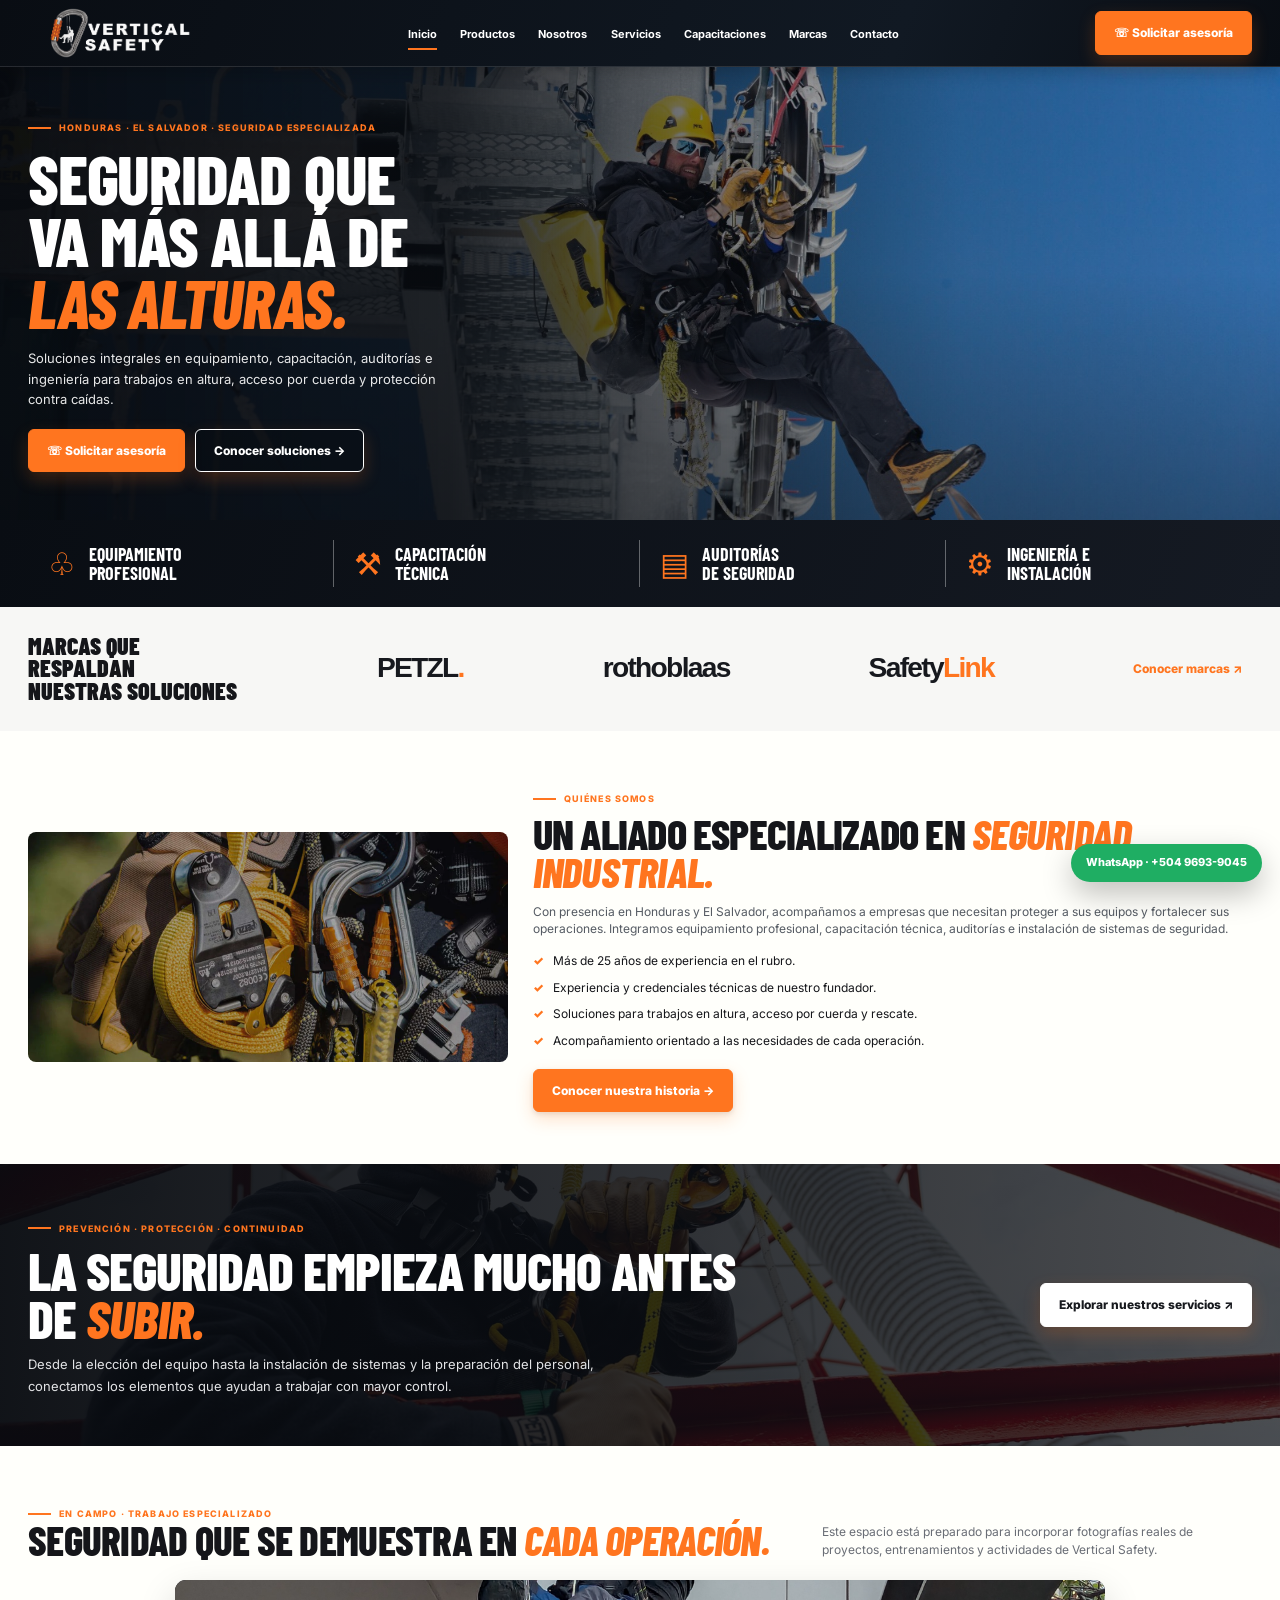
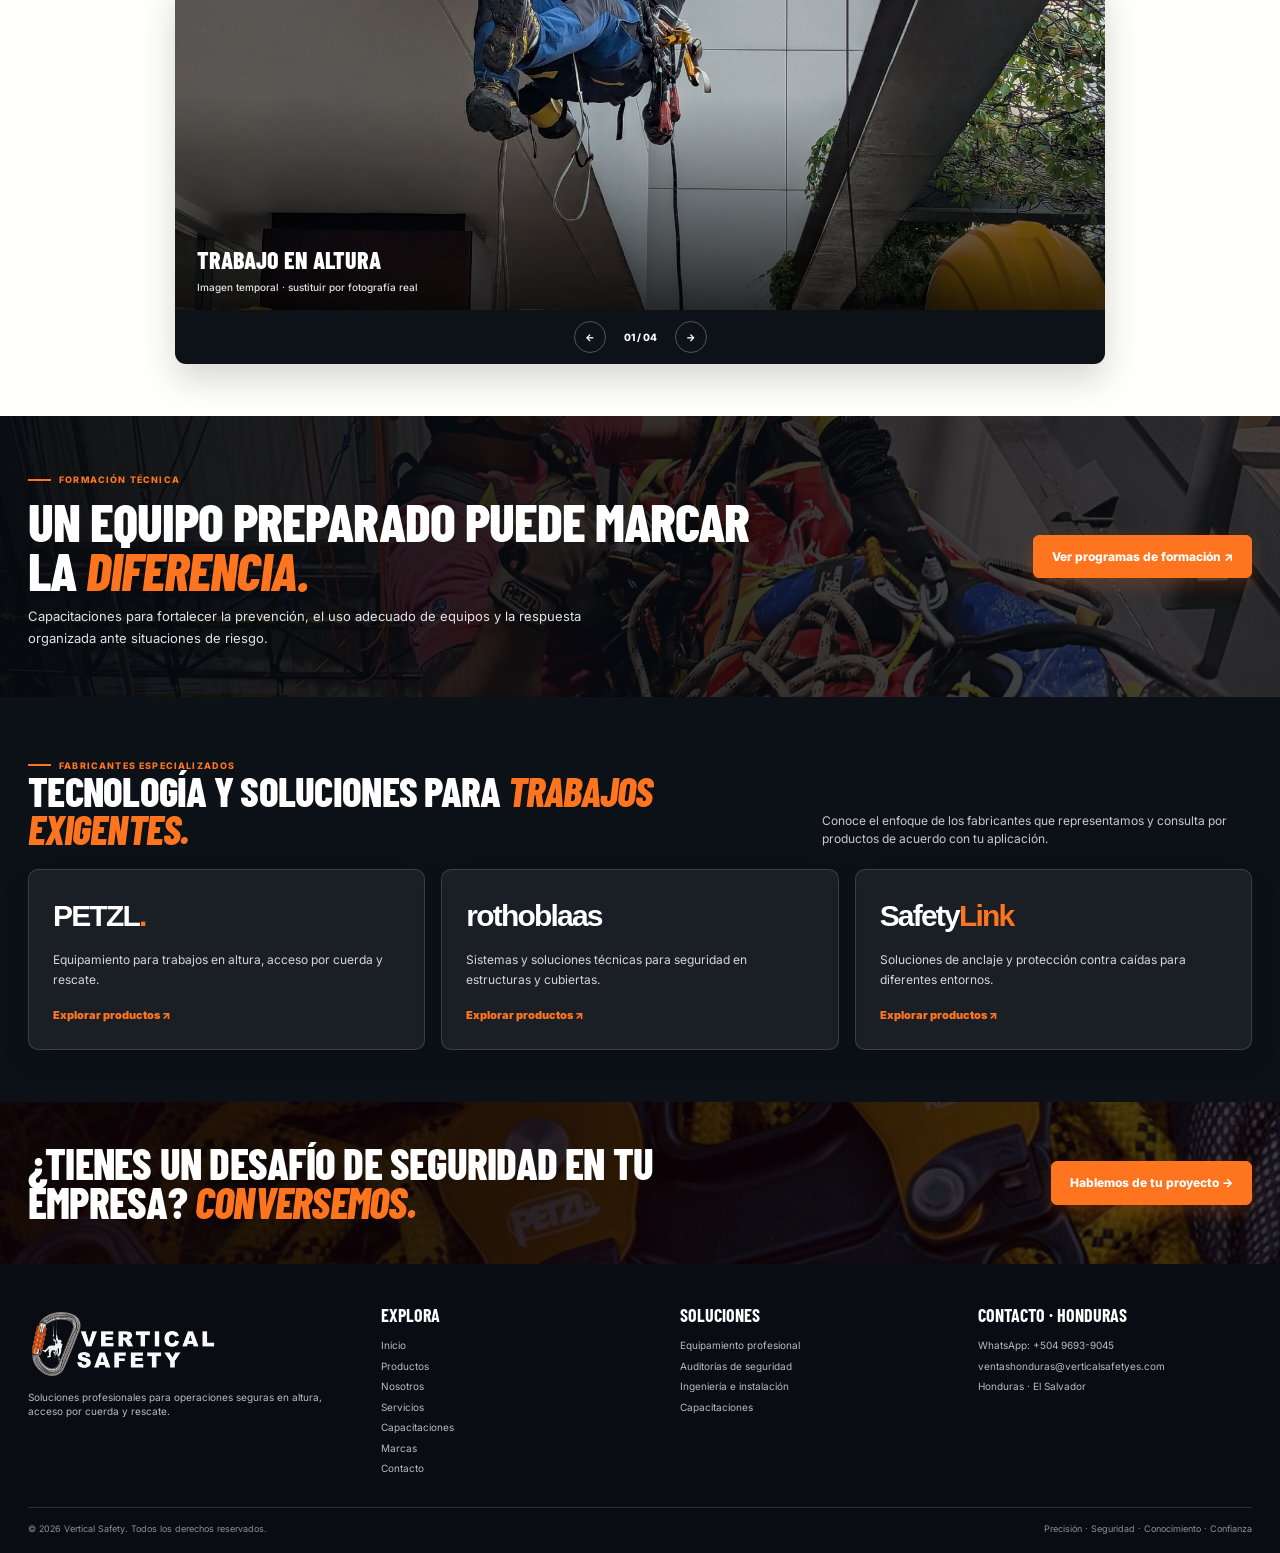
<file: index.html>
<!doctype html>
<html lang="es">
  <head>
    <meta charset="utf-8" />
    <meta name="viewport" content="width=device-width,initial-scale=1" />
    <title>Vertical Safety | Seguridad industrial, altura y rescate</title>
    <meta
      name="description"
      content="Soluciones de seguridad industrial en Honduras y El Salvador: equipamiento profesional, capacitación, auditorías, ingeniería y protección contra caídas."
    />
    <meta name="theme-color" content="#0D0106" />
    <link rel="stylesheet" href="styles.css" />
    <script defer src="site.js"></script>
    <script defer src="app.js"></script>
  </head>
  <body data-vshn-page="inicio">
    <div data-vshn-header></div>
    <main>
      <section class="vshn-hero">
        <div class="vshn-container">
          <div class="vshn-hero__content">
            <span class="vshn-eyebrow"
              >Honduras · El Salvador · Seguridad especializada</span
            >
            <h1 class="vshn-display">
              Seguridad que<br />va más allá de<br /><em>las alturas.</em>
            </h1>
            <p class="vshn-lead">
              Soluciones integrales en equipamiento, capacitación, auditorías e
              ingeniería para trabajos en altura, acceso por cuerda y protección
              contra caídas.
            </p>
            <div class="vshn-actions">
              <a
                class="vshn-cta"
                href="https://wa.me/50496939045?text=Hola%2C%20deseo%20solicitar%20asesor%C3%ADa%20t%C3%A9cnica%20con%20Vertical%20Safety."
                target="_blank"
                rel="noopener"
                >☏ Solicitar asesoría</a
              ><a class="vshn-cta vshn-cta--outline" href="servicios.html"
                >Conocer soluciones →</a
              >
            </div>
          </div>
        </div>
      </section>
      <section class="vshn-feature-band">
        <div class="vshn-container vshn-feature-grid">
          <a class="vshn-feature" href="servicios.html#equipamiento"
            ><span class="vshn-feature__icon">♧</span>
            <h3>Equipamiento<br />profesional</h3></a
          ><a class="vshn-feature" href="capacitaciones.html"
            ><span class="vshn-feature__icon">⚒</span>
            <h3>Capacitación<br />técnica</h3></a
          ><a class="vshn-feature" href="servicios.html#auditorias"
            ><span class="vshn-feature__icon">▤</span>
            <h3>Auditorías<br />de seguridad</h3></a
          ><a class="vshn-feature" href="servicios.html#ingenieria"
            ><span class="vshn-feature__icon">⚙</span>
            <h3>Ingeniería e<br />instalación</h3></a
          >
        </div>
      </section>
      <section class="vshn-brands">
        <div class="vshn-container vshn-brands__inner">
          <div class="vshn-brands__title">
            Marcas que respaldan<br />nuestras soluciones
          </div>
          <div class="vshn-brand-word">PETZL<span>.</span></div>
          <div class="vshn-brand-word">rothoblaas</div>
          <div class="vshn-brand-word">Safety<span>Link</span></div>
          <a class="vshn-text-link" href="marcas.html">Conocer marcas ↗</a>
        </div>
      </section>
      <section class="vshn-section vshn-section--light">
        <div class="vshn-container vshn-proof">
          <div class="vshn-proof__image"></div>
          <div class="vshn-proof__copy">
            <span class="vshn-eyebrow">Quiénes somos</span>
            <h2 class="vshn-display">
              Un aliado especializado en <em>seguridad industrial.</em>
            </h2>
            <p>
              Con presencia en Honduras y El Salvador, acompañamos a empresas
              que necesitan proteger a sus equipos y fortalecer sus operaciones.
              Integramos equipamiento profesional, capacitación técnica,
              auditorías e instalación de sistemas de seguridad.
            </p>
            <ul class="vshn-checklist">
              <li>Más de 25 años de experiencia en el rubro.</li>
              <li>Experiencia y credenciales técnicas de nuestro fundador.</li>
              <li>
                Soluciones para trabajos en altura, acceso por cuerda y rescate.
              </li>
              <li>
                Acompañamiento orientado a las necesidades de cada operación.
              </li>
            </ul>
            <div class="vshn-actions">
              <a class="vshn-cta" href="nosotros.html"
                >Conocer nuestra historia →</a
              >
            </div>
          </div>
        </div>
      </section>
      <section class="vshn-wide-promo vshn-wide-promo--services">
        <div class="vshn-container vshn-wide-promo__inner">
          <div>
            <span class="vshn-eyebrow"
              >Prevención · Protección · Continuidad</span
            >
            <h2 class="vshn-display">
              La seguridad empieza mucho antes de <em>subir.</em>
            </h2>
            <p>
              Desde la elección del equipo hasta la instalación de sistemas y la
              preparación del personal, conectamos los elementos que ayudan a
              trabajar con mayor control.
            </p>
          </div>
          <a class="vshn-cta vshn-cta--light" href="servicios.html"
            >Explorar nuestros servicios ↗</a
          >
        </div>
      </section>
      <section class="vshn-section vshn-section--light">
        <div class="vshn-container">
          <div class="vshn-section-head">
            <div>
              <span class="vshn-eyebrow">En campo · Trabajo especializado</span>
              <h2 class="vshn-display">
                Seguridad que se demuestra en <em>cada operación.</em>
              </h2>
            </div>
            <p>
              Este espacio está preparado para incorporar fotografías reales de
              proyectos, entrenamientos y actividades de Vertical Safety.
            </p>
          </div>
          <div
            class="vshn-photo-carousel"
            data-vshn-carousel
            aria-label="Galería de fotografías de Vertical Safety"
          >
            <div class="vshn-photo-carousel__track" data-vshn-carousel-track>
              <figure class="vshn-photo-slide">
                <img
                  src="assets/training-height.jpg"
                  alt="Imagen temporal de entrenamiento en altura"
                />
                <figcaption>
                  Trabajo en altura
                  <small>Imagen temporal · sustituir por fotografía real</small>
                </figcaption>
              </figure>
              <figure class="vshn-photo-slide">
                <img
                  src="assets/service-equipment.jpg"
                  alt="Imagen temporal de equipamiento de protección"
                />
                <figcaption>
                  Equipamiento profesional
                  <small>Imagen temporal · sustituir por fotografía real</small>
                </figcaption>
              </figure>
              <figure class="vshn-photo-slide">
                <img
                  src="assets/training-rescue.jpg"
                  alt="Imagen temporal de práctica de rescate"
                />
                <figcaption>
                  Preparación y rescate
                  <small>Imagen temporal · sustituir por fotografía real</small>
                </figcaption>
              </figure>
              <figure class="vshn-photo-slide">
                <img
                  src="assets/service-engineering.jpg"
                  alt="Imagen temporal de sistemas de protección"
                />
                <figcaption>
                  Ingeniería y sistemas
                  <small>Imagen temporal · sustituir por fotografía real</small>
                </figcaption>
              </figure>
            </div>
            <div class="vshn-carousel-controls">
              <button
                type="button"
                data-vshn-carousel-prev
                aria-label="Fotografías anteriores"
              >
                ←</button
              ><span data-vshn-carousel-status>01 / 04</span
              ><button
                type="button"
                data-vshn-carousel-next
                aria-label="Fotografías siguientes"
              >
                →
              </button>
            </div>
          </div>
        </div>
      </section>
      <section class="vshn-wide-promo vshn-wide-promo--training">
        <div class="vshn-container vshn-wide-promo__inner">
          <div>
            <span class="vshn-eyebrow">Formación técnica</span>
            <h2 class="vshn-display">
              Un equipo preparado puede marcar la <em>diferencia.</em>
            </h2>
            <p>
              Capacitaciones para fortalecer la prevención, el uso adecuado de
              equipos y la respuesta organizada ante situaciones de riesgo.
            </p>
          </div>
          <a class="vshn-cta" href="capacitaciones.html"
            >Ver programas de formación ↗</a
          >
        </div>
      </section>
      <section class="vshn-section vshn-section--dark">
        <div class="vshn-container">
          <div class="vshn-section-head vshn-section-head--dark">
            <div>
              <span class="vshn-eyebrow">Fabricantes especializados</span>
              <h2 class="vshn-display">
                Tecnología y soluciones para <em>trabajos exigentes.</em>
              </h2>
            </div>
            <p>
              Conoce el enfoque de los fabricantes que representamos y consulta
              por productos de acuerdo con tu aplicación.
            </p>
          </div>
          <div class="vshn-grid vshn-grid--3">
            <article class="vshn-brand-teaser">
              <div class="vshn-brand-word">PETZL<span>.</span></div>
              <p>
                Equipamiento para trabajos en altura, acceso por cuerda y
                rescate.
              </p>
              <a href="marcas.html#petzl">Explorar productos ↗</a>
            </article>
            <article class="vshn-brand-teaser">
              <div class="vshn-brand-word">rothoblaas</div>
              <p>
                Sistemas y soluciones técnicas para seguridad en estructuras y
                cubiertas.
              </p>
              <a href="marcas.html#rothoblaas">Explorar productos ↗</a>
            </article>
            <article class="vshn-brand-teaser">
              <div class="vshn-brand-word">Safety<span>Link</span></div>
              <p>
                Soluciones de anclaje y protección contra caídas para diferentes
                entornos.
              </p>
              <a href="marcas.html#safetylink">Explorar productos ↗</a>
            </article>
          </div>
        </div>
      </section>
      <section class="vshn-cta-band">
        <div class="vshn-container vshn-cta-band__inner">
          <h2 class="vshn-display">
            ¿Tienes un desafío de seguridad en tu empresa? <em>Conversemos.</em>
          </h2>
          <a class="vshn-cta" href="contacto.html">Hablemos de tu proyecto →</a>
        </div>
      </section>
    </main>
    <div data-vshn-footer></div>
    <a
      class="vshn-wa-float"
      href="https://wa.me/50496939045?text=Hola%2C%20deseo%20asesor%C3%ADa%20de%20Vertical%20Safety."
      target="_blank"
      rel="noopener"
      >WhatsApp · +504 9693-9045</a
    >
  </body>
</html>
</file>
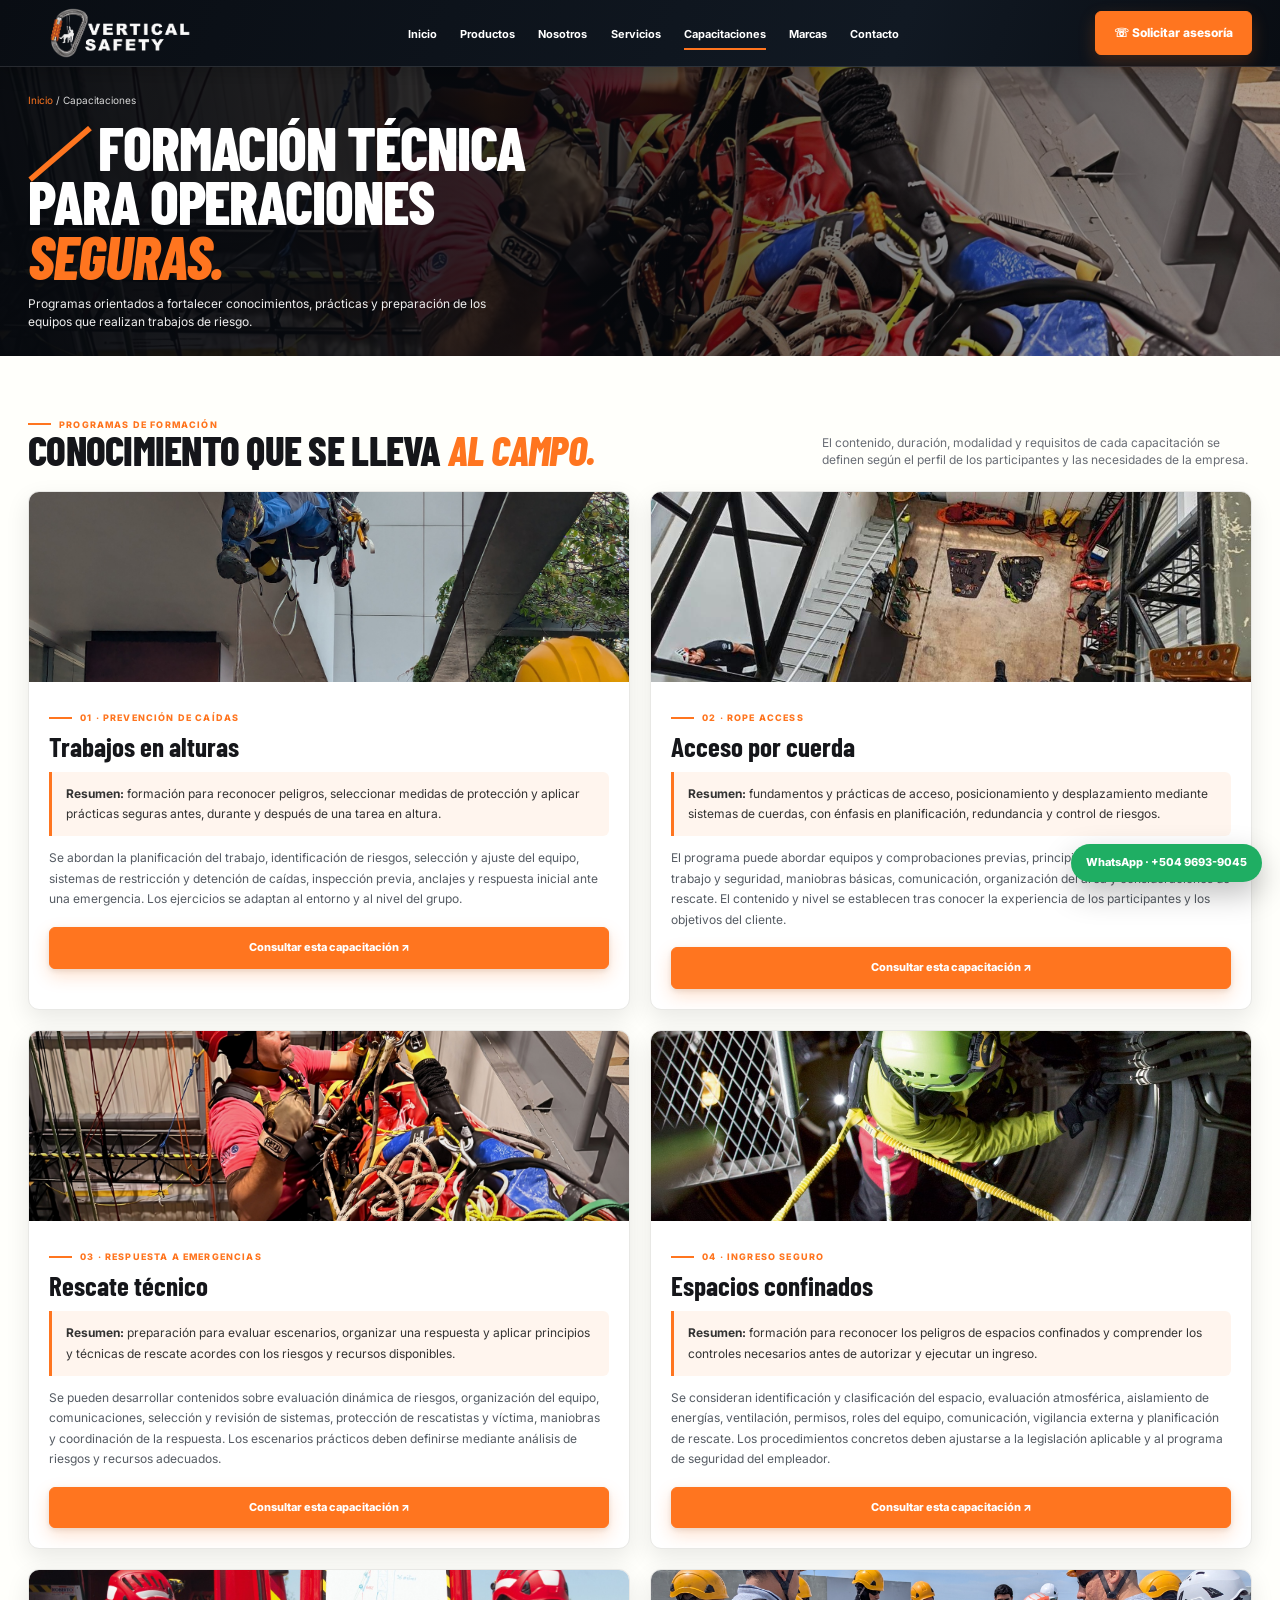
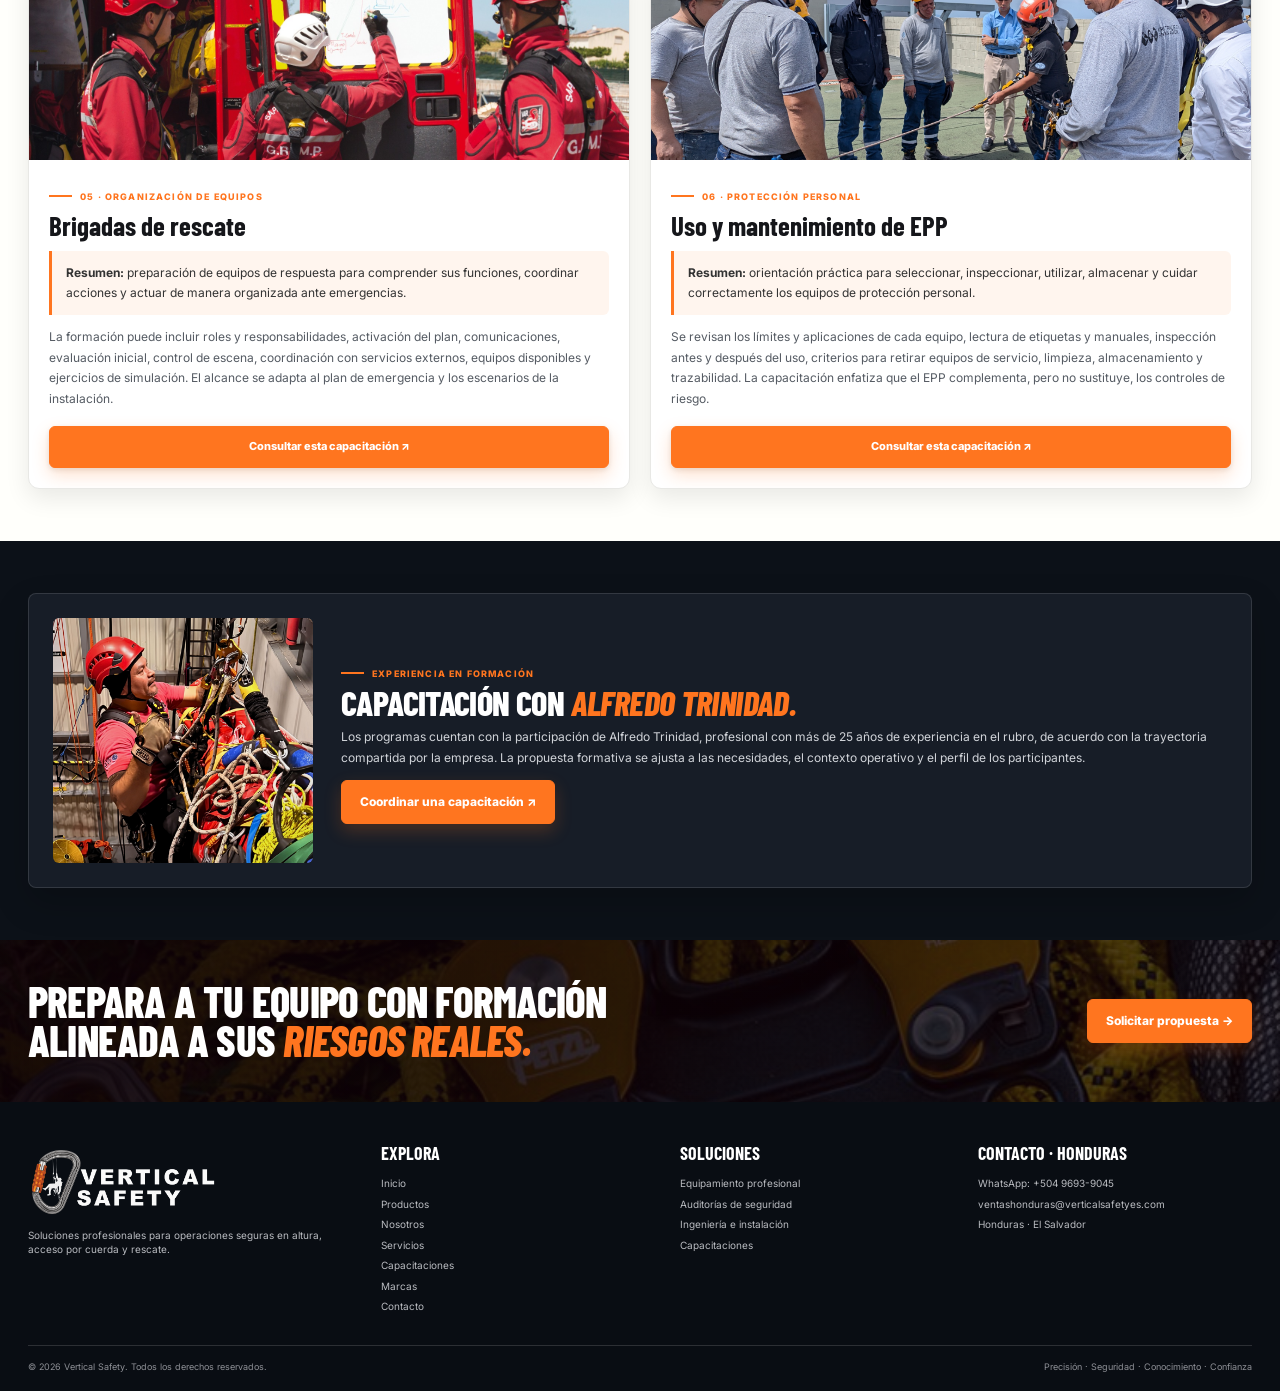
<file: capacitaciones.html>
<!doctype html><html lang="es"><head><meta charset="utf-8"><meta name="viewport" content="width=device-width,initial-scale=1"><title>Capacitaciones técnicas | Vertical Safety</title><meta name="description" content="Capacitación en trabajos en altura, acceso por cuerda, rescate técnico, espacios confinados, brigadas y uso de EPP en Honduras y El Salvador."><meta name="theme-color" content="#0D0106"><link rel="stylesheet" href="styles.css"><script defer src="site.js"></script><script defer src="app.js"></script></head><body data-vshn-page="capacitaciones"><div data-vshn-header></div><main>
<section class="vshn-page-hero" style="background-image:url('assets/hero-training.jpg')"><div class="vshn-container"><div class="vshn-breadcrumb"><a href="index.html">Inicio</a> / Capacitaciones</div><h1 class="vshn-display"><em>／</em> Formación técnica<br>para operaciones<br><em>seguras.</em></h1><p>Programas orientados a fortalecer conocimientos, prácticas y preparación de los equipos que realizan trabajos de riesgo.</p></div></section>
<section class="vshn-section vshn-section--light"><div class="vshn-container"><div class="vshn-section-head"><div><span class="vshn-eyebrow">Programas de formación</span><h2 class="vshn-display">Conocimiento que se lleva <em>al campo.</em></h2></div><p>El contenido, duración, modalidad y requisitos de cada capacitación se definen según el perfil de los participantes y las necesidades de la empresa.</p></div><div class="vshn-training-detail-grid">
<article class="vshn-training-detail" id="trabajo-alturas"><div class="vshn-training-detail__media" style="background-image:url('assets/training-height.jpg')"></div><div class="vshn-training-detail__body"><span class="vshn-eyebrow">01 · Prevención de caídas</span><h3>Trabajos en alturas</h3><p class="vshn-summary"><strong>Resumen:</strong> formación para reconocer peligros, seleccionar medidas de protección y aplicar prácticas seguras antes, durante y después de una tarea en altura.</p><p>Se abordan la planificación del trabajo, identificación de riesgos, selección y ajuste del equipo, sistemas de restricción y detención de caídas, inspección previa, anclajes y respuesta inicial ante una emergencia. Los ejercicios se adaptan al entorno y al nivel del grupo.</p><a class="vshn-cta vshn-cta--whatsapp" href="https://wa.me/50496939045?text=Hola%2C%20deseo%20informaci%C3%B3n%20sobre%20la%20capacitaci%C3%B3n%20de%20Trabajos%20en%20Alturas.%20Quisiera%20conocer%20temario%2C%20modalidad%20y%20disponibilidad." target="_blank" rel="noopener">Consultar esta capacitación ↗</a></div></article>
<article class="vshn-training-detail" id="acceso-cuerda"><div class="vshn-training-detail__media" style="background-image:url('assets/training-rope.jpg')"></div><div class="vshn-training-detail__body"><span class="vshn-eyebrow">02 · Rope access</span><h3>Acceso por cuerda</h3><p class="vshn-summary"><strong>Resumen:</strong> fundamentos y prácticas de acceso, posicionamiento y desplazamiento mediante sistemas de cuerdas, con énfasis en planificación, redundancia y control de riesgos.</p><p>El programa puede abordar equipos y comprobaciones previas, principios de anclaje, sistemas de trabajo y seguridad, maniobras básicas, comunicación, organización del área y consideraciones de rescate. El contenido y nivel se establecen tras conocer la experiencia de los participantes y los objetivos del cliente.</p><a class="vshn-cta vshn-cta--whatsapp" href="https://wa.me/50496939045?text=Hola%2C%20quiero%20consultar%20por%20la%20capacitaci%C3%B3n%20de%20Acceso%20por%20Cuerda%20%28Rope%20Access%29.%20Me%20interesa%20conocer%20nivel%2C%20temario%20y%20requisitos." target="_blank" rel="noopener">Consultar esta capacitación ↗</a></div></article>
<article class="vshn-training-detail" id="rescate-tecnico"><div class="vshn-training-detail__media" style="background-image:url('assets/training-rescue.jpg')"></div><div class="vshn-training-detail__body"><span class="vshn-eyebrow">03 · Respuesta a emergencias</span><h3>Rescate técnico</h3><p class="vshn-summary"><strong>Resumen:</strong> preparación para evaluar escenarios, organizar una respuesta y aplicar principios y técnicas de rescate acordes con los riesgos y recursos disponibles.</p><p>Se pueden desarrollar contenidos sobre evaluación dinámica de riesgos, organización del equipo, comunicaciones, selección y revisión de sistemas, protección de rescatistas y víctima, maniobras y coordinación de la respuesta. Los escenarios prácticos deben definirse mediante análisis de riesgos y recursos adecuados.</p><a class="vshn-cta vshn-cta--whatsapp" href="https://wa.me/50496939045?text=Hola%2C%20deseo%20informaci%C3%B3n%20sobre%20la%20capacitaci%C3%B3n%20de%20Rescate%20T%C3%A9cnico.%20Quisiera%20conocer%20alcance%2C%20pr%C3%A1cticas%20y%20requisitos." target="_blank" rel="noopener">Consultar esta capacitación ↗</a></div></article>
<article class="vshn-training-detail" id="espacios-confinados"><div class="vshn-training-detail__media" style="background-image:url('assets/training-confined.jpg')"></div><div class="vshn-training-detail__body"><span class="vshn-eyebrow">04 · Ingreso seguro</span><h3>Espacios confinados</h3><p class="vshn-summary"><strong>Resumen:</strong> formación para reconocer los peligros de espacios confinados y comprender los controles necesarios antes de autorizar y ejecutar un ingreso.</p><p>Se consideran identificación y clasificación del espacio, evaluación atmosférica, aislamiento de energías, ventilación, permisos, roles del equipo, comunicación, vigilancia externa y planificación de rescate. Los procedimientos concretos deben ajustarse a la legislación aplicable y al programa de seguridad del empleador.</p><a class="vshn-cta vshn-cta--whatsapp" href="https://wa.me/50496939045?text=Hola%2C%20me%20interesa%20la%20capacitaci%C3%B3n%20de%20Espacios%20Confinados.%20%C2%BFPodr%C3%ADan%20compartirme%20el%20temario%20y%20los%20requisitos%3F" target="_blank" rel="noopener">Consultar esta capacitación ↗</a></div></article>
<article class="vshn-training-detail" id="brigadas-rescate"><div class="vshn-training-detail__media" style="background-image:url('assets/training-brigade.jpg')"></div><div class="vshn-training-detail__body"><span class="vshn-eyebrow">05 · Organización de equipos</span><h3>Brigadas de rescate</h3><p class="vshn-summary"><strong>Resumen:</strong> preparación de equipos de respuesta para comprender sus funciones, coordinar acciones y actuar de manera organizada ante emergencias.</p><p>La formación puede incluir roles y responsabilidades, activación del plan, comunicaciones, evaluación inicial, control de escena, coordinación con servicios externos, equipos disponibles y ejercicios de simulación. El alcance se adapta al plan de emergencia y los escenarios de la instalación.</p><a class="vshn-cta vshn-cta--whatsapp" href="https://wa.me/50496939045?text=Hola%2C%20quiero%20informaci%C3%B3n%20sobre%20la%20capacitaci%C3%B3n%20para%20Brigadas%20de%20Rescate.%20Necesito%20conocer%20temario%2C%20modalidad%20y%20disponibilidad." target="_blank" rel="noopener">Consultar esta capacitación ↗</a></div></article>
<article class="vshn-training-detail" id="epp"><div class="vshn-training-detail__media" style="background-image:url('assets/training-ppe.jpg')"></div><div class="vshn-training-detail__body"><span class="vshn-eyebrow">06 · Protección personal</span><h3>Uso y mantenimiento de EPP</h3><p class="vshn-summary"><strong>Resumen:</strong> orientación práctica para seleccionar, inspeccionar, utilizar, almacenar y cuidar correctamente los equipos de protección personal.</p><p>Se revisan los límites y aplicaciones de cada equipo, lectura de etiquetas y manuales, inspección antes y después del uso, criterios para retirar equipos de servicio, limpieza, almacenamiento y trazabilidad. La capacitación enfatiza que el EPP complementa, pero no sustituye, los controles de riesgo.</p><a class="vshn-cta vshn-cta--whatsapp" href="https://wa.me/50496939045?text=Hola%2C%20deseo%20cotizar%20la%20capacitaci%C3%B3n%20de%20Uso%20y%20Mantenimiento%20de%20EPP.%20%C2%BFMe%20pueden%20compartir%20temario%20y%20opciones%3F" target="_blank" rel="noopener">Consultar esta capacitación ↗</a></div></article>
</div></div></section>
<section class="vshn-section vshn-section--dark"><div class="vshn-container vshn-instructor vshn-instructor--dark"><div class="vshn-instructor__photo"></div><div><span class="vshn-eyebrow">Experiencia en formación</span><h2 class="vshn-display">Capacitación con <em>Alfredo Trinidad.</em></h2><p>Los programas cuentan con la participación de Alfredo Trinidad, profesional con más de 25 años de experiencia en el rubro, de acuerdo con la trayectoria compartida por la empresa. La propuesta formativa se ajusta a las necesidades, el contexto operativo y el perfil de los participantes.</p><a class="vshn-cta" href="https://wa.me/50496939045?text=Hola%2C%20quiero%20coordinar%20una%20capacitaci%C3%B3n%20para%20mi%20equipo." target="_blank" rel="noopener">Coordinar una capacitación ↗</a></div></div></section>
<section class="vshn-cta-band"><div class="vshn-container vshn-cta-band__inner"><h2 class="vshn-display">Prepara a tu equipo con formación alineada a sus <em>riesgos reales.</em></h2><a class="vshn-cta" href="contacto.html">Solicitar propuesta →</a></div></section></main><div data-vshn-footer></div><a class="vshn-wa-float" href="https://wa.me/50496939045" target="_blank" rel="noopener">WhatsApp · +504 9693-9045</a></body></html>
</file>
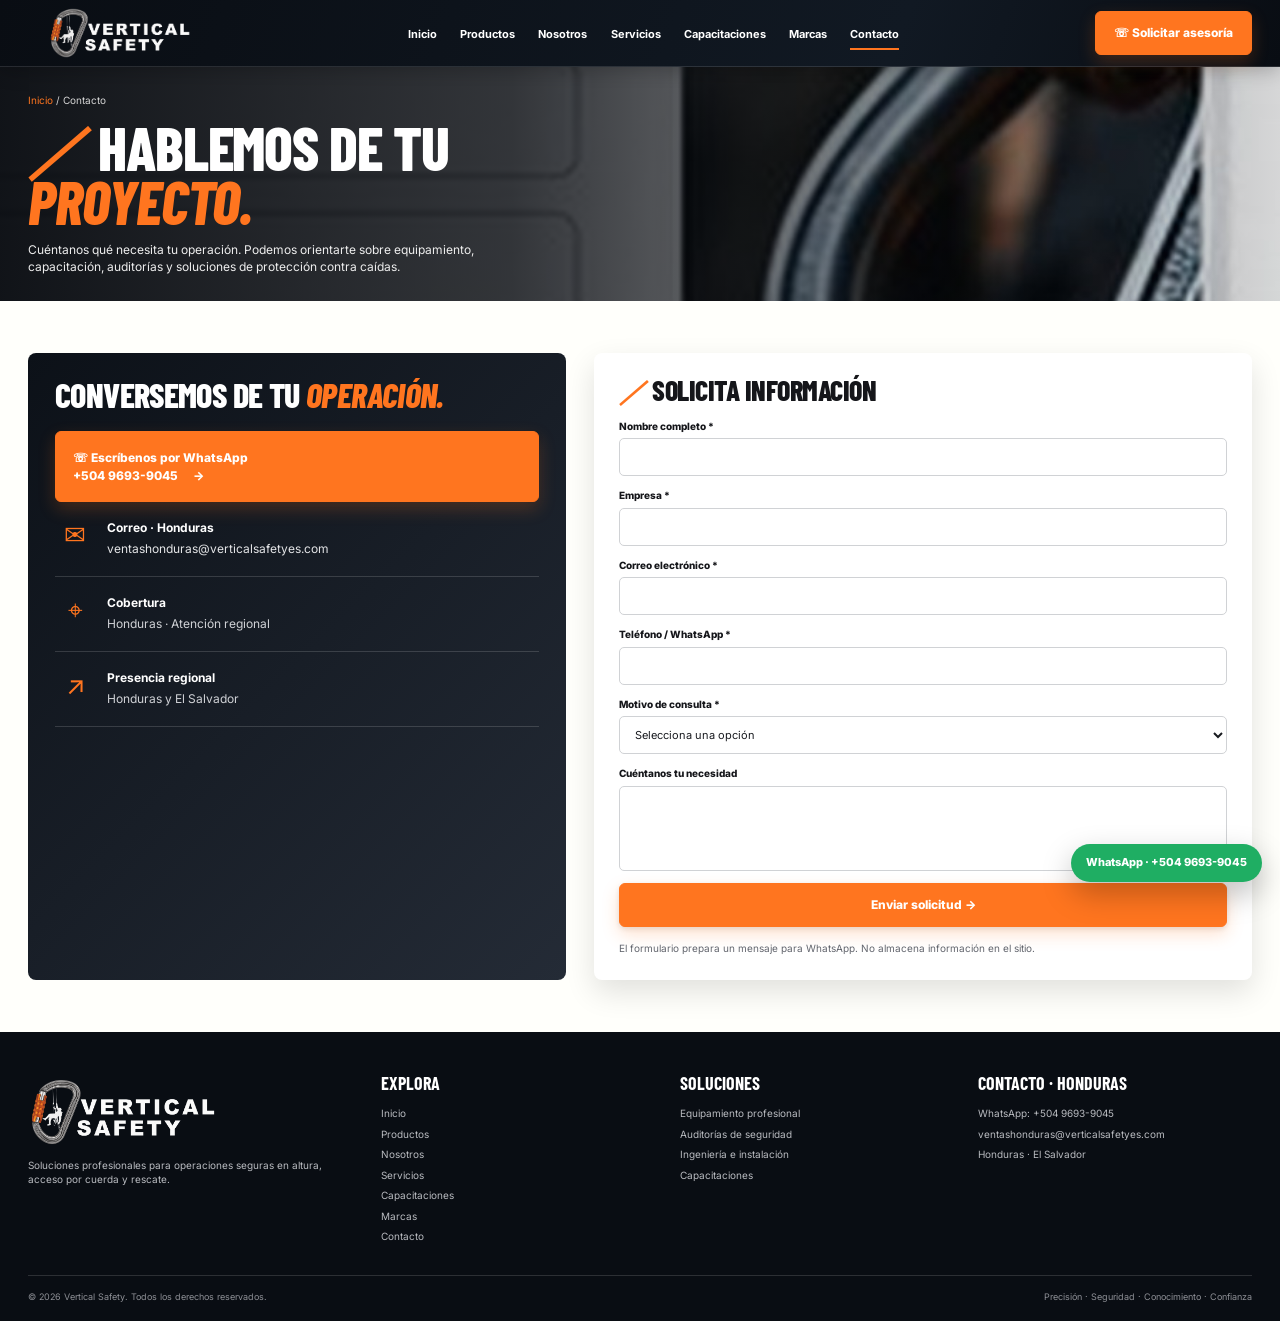
<file: contacto.html>
<!doctype html><html lang="es"><head><meta charset="utf-8"><meta name="viewport" content="width=device-width,initial-scale=1"><title>Contacto | Vertical Safety Honduras</title><meta name="description" content="Contacta a Vertical Safety Honduras para solicitar asesoría, cotizar equipos, auditorías, ingeniería o capacitaciones."><meta name="theme-color" content="#0D0106"><link rel="stylesheet" href="styles.css"><script defer src="site.js"></script><script defer src="app.js"></script></head><body data-vshn-page="contacto"><div data-vshn-header></div><main>
<section class="vshn-page-hero" style="background-image:url('assets/hero-contact.jpg')"><div class="vshn-container"><div class="vshn-breadcrumb"><a href="index.html">Inicio</a> / Contacto</div><h1 class="vshn-display"><em>／</em> Hablemos de tu<br><em>proyecto.</em></h1><p>Cuéntanos qué necesita tu operación. Podemos orientarte sobre equipamiento, capacitación, auditorías y soluciones de protección contra caídas.</p></div></section>
<section class="vshn-section vshn-section--light"><div class="vshn-container vshn-contact-grid"><aside class="vshn-contact-panel"><h2 class="vshn-display" style="font-size:34px;margin:0 0 20px">Conversemos de tu <em>operación.</em></h2><a class="vshn-cta" style="width:100%;justify-content:flex-start;padding:17px" href="https://wa.me/50496939045?text=Hola%2C%20deseo%20asesor%C3%ADa%20de%20Vertical%20Safety%20Honduras." target="_blank" rel="noopener">☏ Escríbenos por WhatsApp<br>+504 9693-9045　 →</a><div class="vshn-contact-item"><div class="vshn-icon">✉</div><div><strong>Correo · Honduras</strong><a href="mailto:ventashonduras@verticalsafetyes.com">ventashonduras@verticalsafetyes.com</a></div></div><div class="vshn-contact-item"><div class="vshn-icon">⌖</div><div><strong>Cobertura</strong><span>Honduras · Atención regional</span></div></div><div class="vshn-contact-item"><div class="vshn-icon">↗</div><div><strong>Presencia regional</strong><span>Honduras y El Salvador</span></div></div></aside>
<form class="vshn-form" data-vshn-contact-form><h2 class="vshn-display" style="font-size:28px;margin-bottom:15px"><em>／</em> Solicita información</h2><div class="vshn-form-grid"><div class="vshn-field vshn-field--full"><label for="vshn-contact-name">Nombre completo *</label><input id="vshn-contact-name" name="vshn-name" autocomplete="name" required></div><div class="vshn-field vshn-field--full"><label for="vshn-contact-company">Empresa *</label><input id="vshn-contact-company" name="vshn-company" autocomplete="organization" required></div><div class="vshn-field vshn-field--full"><label for="vshn-contact-email">Correo electrónico *</label><input id="vshn-contact-email" name="vshn-email" type="email" autocomplete="email" required></div><div class="vshn-field vshn-field--full"><label for="vshn-contact-phone">Teléfono / WhatsApp *</label><input id="vshn-contact-phone" name="vshn-phone" type="tel" autocomplete="tel" required></div><div class="vshn-field vshn-field--full"><label for="vshn-contact-interest">Motivo de consulta *</label><select id="vshn-contact-interest" name="vshn-interest" required><option value="">Selecciona una opción</option><option>Equipamiento profesional</option><option>Capacitaciones</option><option>Auditoría de equipos o instalaciones</option><option>Ingeniería e instalación</option><option>Productos PETZL</option><option>Soluciones Rothoblaas</option><option>Sistemas SafetyLink</option><option>Otro</option></select></div><div class="vshn-field vshn-field--full"><label for="vshn-contact-message">Cuéntanos tu necesidad</label><textarea id="vshn-contact-message" name="vshn-message" rows="4"></textarea></div><div class="vshn-field vshn-field--full"><button class="vshn-cta" style="width:100%" type="submit">Enviar solicitud →</button><p class="vshn-form-status" data-vshn-form-status>El formulario prepara un mensaje para WhatsApp. No almacena información en el sitio.</p></div></div></form></div></section></main><div data-vshn-footer></div><a class="vshn-wa-float" href="https://wa.me/50496939045" target="_blank" rel="noopener">WhatsApp · +504 9693-9045</a></body></html>
</file>
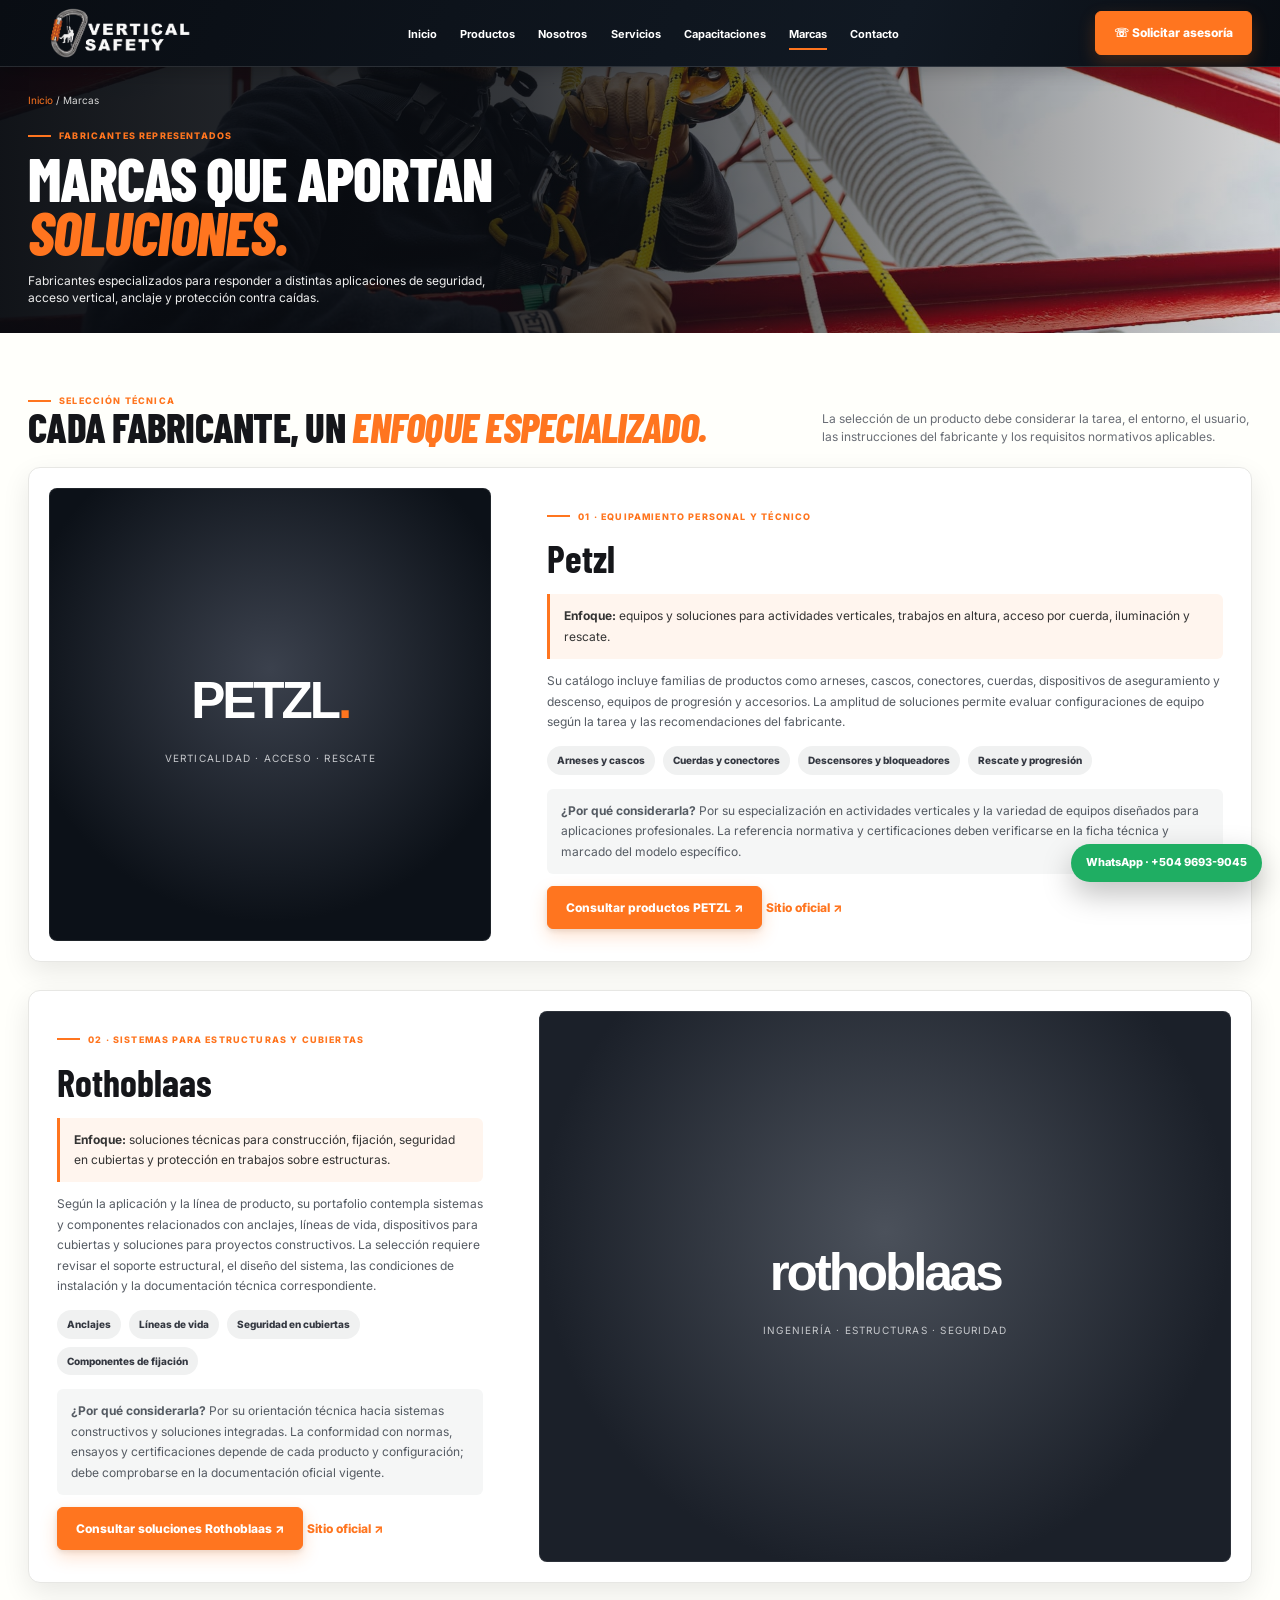
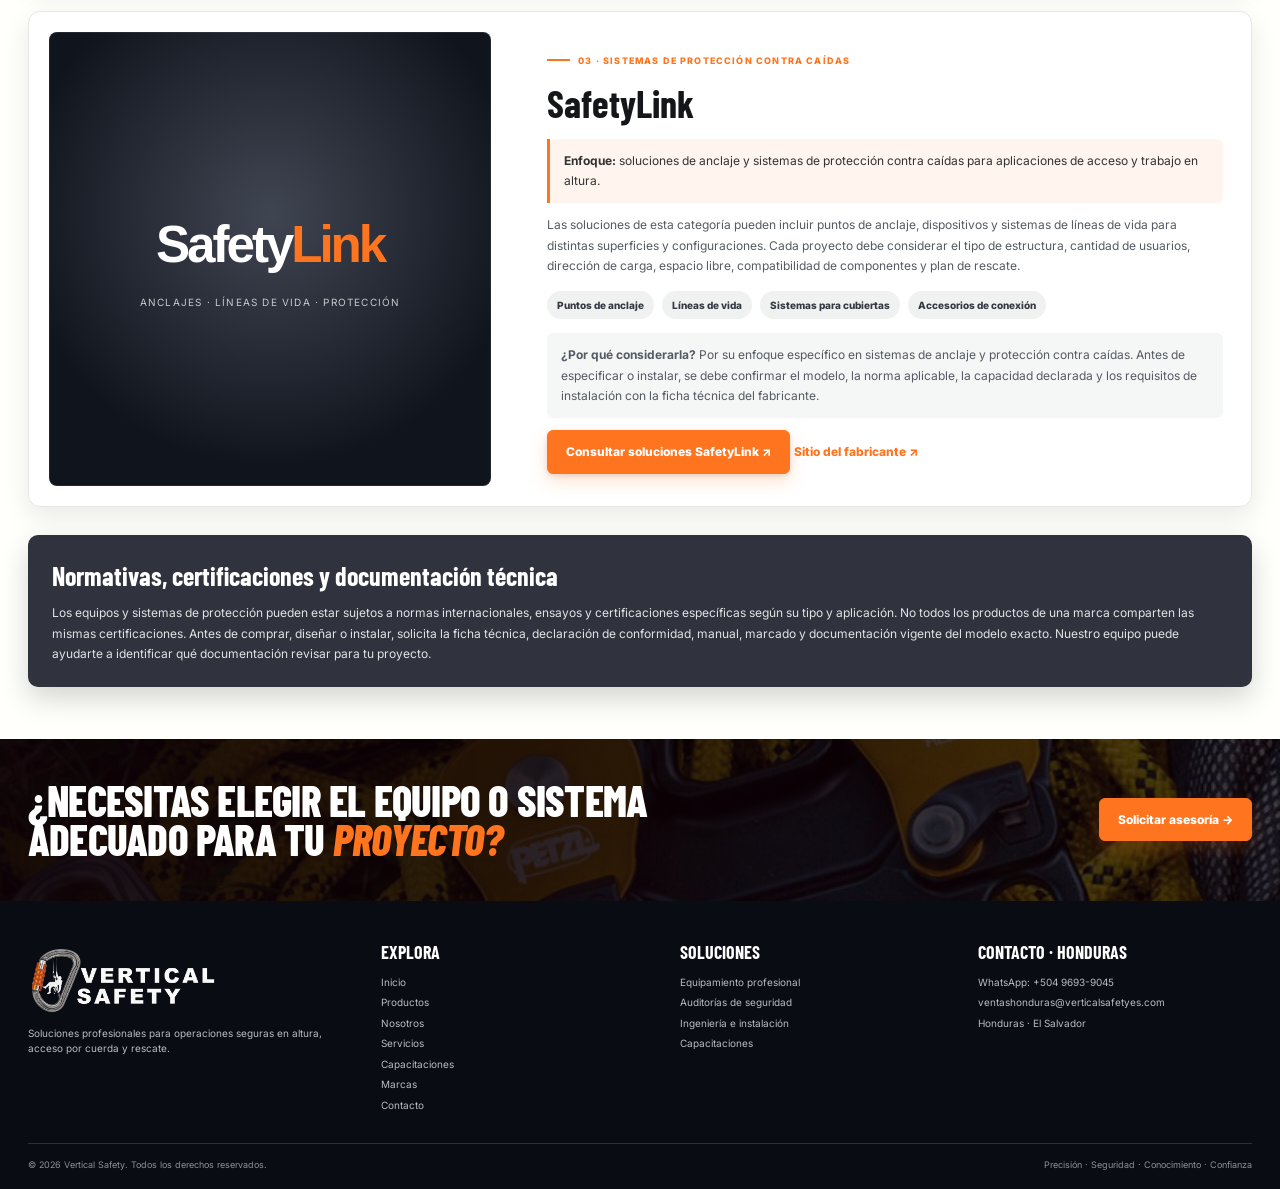
<file: marcas.html>
<!doctype html><html lang="es"><head><meta charset="utf-8"><meta name="viewport" content="width=device-width,initial-scale=1"><title>Marcas y fabricantes | Vertical Safety</title><meta name="description" content="Conoce PETZL, Rothoblaas y SafetyLink: fabricantes de equipamiento y soluciones para trabajos en altura y protección contra caídas."><meta name="theme-color" content="#0D0106"><link rel="stylesheet" href="styles.css"><script defer src="site.js"></script><script defer src="app.js"></script></head><body data-vshn-page="marcas"><div data-vshn-header></div><main>
<section class="vshn-page-hero" style="background-image:url('assets/hero-services.jpg')"><div class="vshn-container"><div class="vshn-breadcrumb"><a href="index.html">Inicio</a> / Marcas</div><span class="vshn-eyebrow">Fabricantes representados</span><h1 class="vshn-display">Marcas que aportan <em>soluciones.</em></h1><p>Fabricantes especializados para responder a distintas aplicaciones de seguridad, acceso vertical, anclaje y protección contra caídas.</p></div></section>
<section class="vshn-section vshn-section--light"><div class="vshn-container"><div class="vshn-section-head"><div><span class="vshn-eyebrow">Selección técnica</span><h2 class="vshn-display">Cada fabricante, un <em>enfoque especializado.</em></h2></div><p>La selección de un producto debe considerar la tarea, el entorno, el usuario, las instrucciones del fabricante y los requisitos normativos aplicables.</p></div>
<article class="vshn-brand-section" id="petzl"><div class="vshn-brand-section__visual vshn-brand-section__visual--petzl"><span class="vshn-brand-word">PETZL<span>.</span></span><small>Verticalidad · Acceso · Rescate</small></div><div class="vshn-brand-section__content"><span class="vshn-eyebrow">01 · Equipamiento personal y técnico</span><h2>Petzl</h2><p class="vshn-summary"><strong>Enfoque:</strong> equipos y soluciones para actividades verticales, trabajos en altura, acceso por cuerda, iluminación y rescate.</p><p>Su catálogo incluye familias de productos como arneses, cascos, conectores, cuerdas, dispositivos de aseguramiento y descenso, equipos de progresión y accesorios. La amplitud de soluciones permite evaluar configuraciones de equipo según la tarea y las recomendaciones del fabricante.</p><div class="vshn-product-tags"><span>Arneses y cascos</span><span>Cuerdas y conectores</span><span>Descensores y bloqueadores</span><span>Rescate y progresión</span></div><p class="vshn-brand-reason"><strong>¿Por qué considerarla?</strong> Por su especialización en actividades verticales y la variedad de equipos diseñados para aplicaciones profesionales. La referencia normativa y certificaciones deben verificarse en la ficha técnica y marcado del modelo específico.</p><a class="vshn-cta" href="https://wa.me/50496939045?text=Hola%2C%20quiero%20consultar%20por%20productos%20PETZL%20para%20mi%20operaci%C3%B3n." target="_blank" rel="noopener">Consultar productos PETZL ↗</a> <a class="vshn-text-link" href="https://www.petzl.com/" target="_blank" rel="noopener">Sitio oficial ↗</a></div></article>
<article class="vshn-brand-section vshn-brand-section--reverse" id="rothoblaas"><div class="vshn-brand-section__visual vshn-brand-section__visual--rotho"><span class="vshn-brand-word">rothoblaas</span><small>Ingeniería · Estructuras · Seguridad</small></div><div class="vshn-brand-section__content"><span class="vshn-eyebrow">02 · Sistemas para estructuras y cubiertas</span><h2>Rothoblaas</h2><p class="vshn-summary"><strong>Enfoque:</strong> soluciones técnicas para construcción, fijación, seguridad en cubiertas y protección en trabajos sobre estructuras.</p><p>Según la aplicación y la línea de producto, su portafolio contempla sistemas y componentes relacionados con anclajes, líneas de vida, dispositivos para cubiertas y soluciones para proyectos constructivos. La selección requiere revisar el soporte estructural, el diseño del sistema, las condiciones de instalación y la documentación técnica correspondiente.</p><div class="vshn-product-tags"><span>Anclajes</span><span>Líneas de vida</span><span>Seguridad en cubiertas</span><span>Componentes de fijación</span></div><p class="vshn-brand-reason"><strong>¿Por qué considerarla?</strong> Por su orientación técnica hacia sistemas constructivos y soluciones integradas. La conformidad con normas, ensayos y certificaciones depende de cada producto y configuración; debe comprobarse en la documentación oficial vigente.</p><a class="vshn-cta" href="https://wa.me/50496939045?text=Hola%2C%20quiero%20consultar%20por%20soluciones%20Rothoblaas%20para%20un%20proyecto." target="_blank" rel="noopener">Consultar soluciones Rothoblaas ↗</a> <a class="vshn-text-link" href="https://www.rothoblaas.com/" target="_blank" rel="noopener">Sitio oficial ↗</a></div></article>
<article class="vshn-brand-section" id="safetylink"><div class="vshn-brand-section__visual vshn-brand-section__visual--safety"><span class="vshn-brand-word">Safety<span>Link</span></span><small>Anclajes · Líneas de vida · Protección</small></div><div class="vshn-brand-section__content"><span class="vshn-eyebrow">03 · Sistemas de protección contra caídas</span><h2>SafetyLink</h2><p class="vshn-summary"><strong>Enfoque:</strong> soluciones de anclaje y sistemas de protección contra caídas para aplicaciones de acceso y trabajo en altura.</p><p>Las soluciones de esta categoría pueden incluir puntos de anclaje, dispositivos y sistemas de líneas de vida para distintas superficies y configuraciones. Cada proyecto debe considerar el tipo de estructura, cantidad de usuarios, dirección de carga, espacio libre, compatibilidad de componentes y plan de rescate.</p><div class="vshn-product-tags"><span>Puntos de anclaje</span><span>Líneas de vida</span><span>Sistemas para cubiertas</span><span>Accesorios de conexión</span></div><p class="vshn-brand-reason"><strong>¿Por qué considerarla?</strong> Por su enfoque específico en sistemas de anclaje y protección contra caídas. Antes de especificar o instalar, se debe confirmar el modelo, la norma aplicable, la capacidad declarada y los requisitos de instalación con la ficha técnica del fabricante.</p><a class="vshn-cta" href="https://wa.me/50496939045?text=Hola%2C%20quiero%20consultar%20por%20sistemas%20SafetyLink%20de%20protecci%C3%B3n%20contra%20ca%C3%ADdas." target="_blank" rel="noopener">Consultar soluciones SafetyLink ↗</a> <a class="vshn-text-link" href="https://www.safetylink.com/" target="_blank" rel="noopener">Sitio del fabricante ↗</a></div></article>
<div class="vshn-standards-note"><h3>Normativas, certificaciones y documentación técnica</h3><p>Los equipos y sistemas de protección pueden estar sujetos a normas internacionales, ensayos y certificaciones específicas según su tipo y aplicación. No todos los productos de una marca comparten las mismas certificaciones. Antes de comprar, diseñar o instalar, solicita la ficha técnica, declaración de conformidad, manual, marcado y documentación vigente del modelo exacto. Nuestro equipo puede ayudarte a identificar qué documentación revisar para tu proyecto.</p></div>
</div></section><section class="vshn-cta-band"><div class="vshn-container vshn-cta-band__inner"><h2 class="vshn-display">¿Necesitas elegir el equipo o sistema adecuado para tu <em>proyecto?</em></h2><a class="vshn-cta" href="contacto.html">Solicitar asesoría →</a></div></section></main><div data-vshn-footer></div><a class="vshn-wa-float" href="https://wa.me/50496939045" target="_blank" rel="noopener">WhatsApp · +504 9693-9045</a></body></html>
</file>
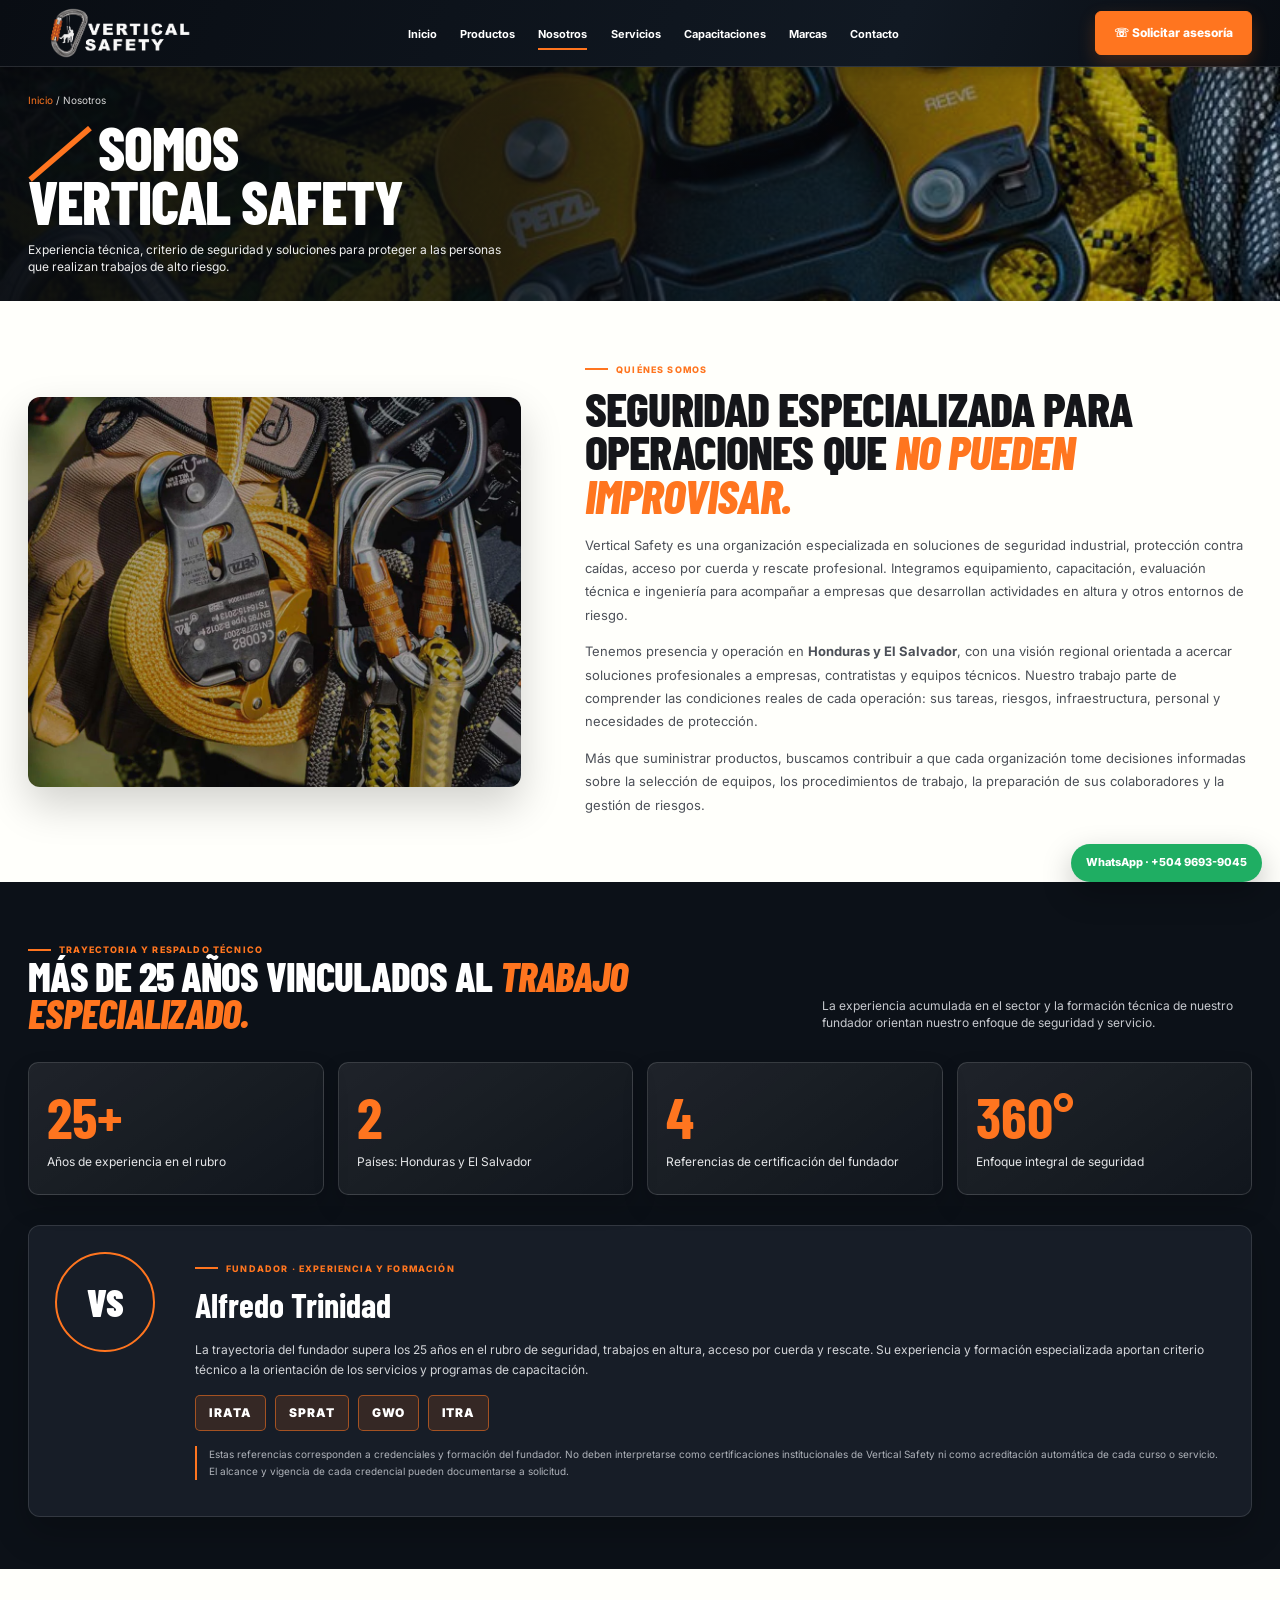
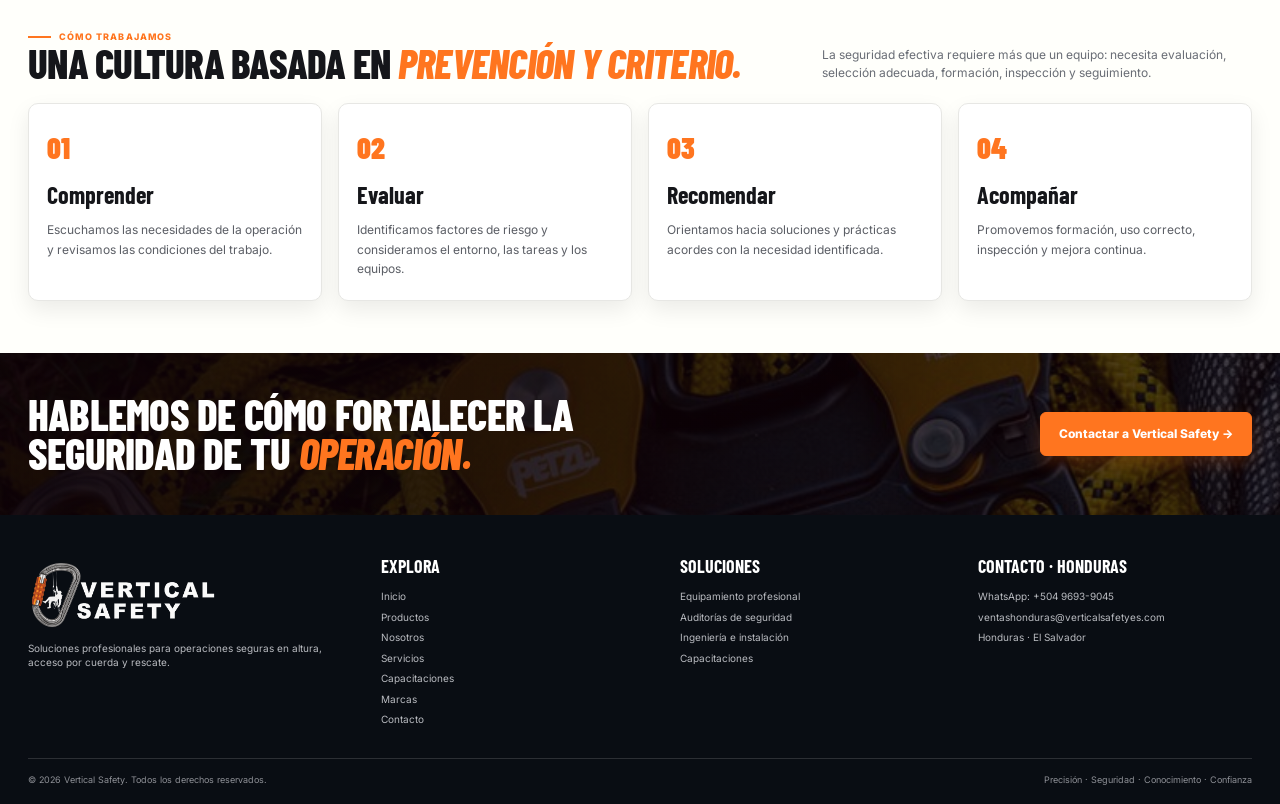
<file: nosotros.html>
<!doctype html><html lang="es"><head><meta charset="utf-8"><meta name="viewport" content="width=device-width,initial-scale=1"><title>Nosotros | Vertical Safety — Honduras y El Salvador</title><meta name="description" content="Conoce Vertical Safety, equipo especializado en seguridad industrial, trabajos en altura, acceso por cuerda y rescate en Honduras y El Salvador."><meta name="theme-color" content="#0D0106"><link rel="stylesheet" href="styles.css"><script defer src="site.js"></script><script defer src="app.js"></script></head><body data-vshn-page="nosotros"><div data-vshn-header></div><main>
<section class="vshn-page-hero" style="background-image:url('assets/hero-about.jpg')"><div class="vshn-container"><div class="vshn-breadcrumb"><a href="index.html">Inicio</a> / Nosotros</div><h1 class="vshn-display"><em>／</em> Somos<br>Vertical Safety</h1><p>Experiencia técnica, criterio de seguridad y soluciones para proteger a las personas que realizan trabajos de alto riesgo.</p></div></section>
<section class="vshn-section vshn-section--light"><div class="vshn-container vshn-story-grid"><div class="vshn-story-photo" role="img" aria-label="Equipamiento profesional para trabajos en altura"></div><div><span class="vshn-eyebrow">Quiénes somos</span><h2 class="vshn-display vshn-section-title">Seguridad especializada para operaciones que <em>no pueden improvisar.</em></h2><p>Vertical Safety es una organización especializada en soluciones de seguridad industrial, protección contra caídas, acceso por cuerda y rescate profesional. Integramos equipamiento, capacitación, evaluación técnica e ingeniería para acompañar a empresas que desarrollan actividades en altura y otros entornos de riesgo.</p><p>Tenemos presencia y operación en <strong>Honduras y El Salvador</strong>, con una visión regional orientada a acercar soluciones profesionales a empresas, contratistas y equipos técnicos. Nuestro trabajo parte de comprender las condiciones reales de cada operación: sus tareas, riesgos, infraestructura, personal y necesidades de protección.</p><p>Más que suministrar productos, buscamos contribuir a que cada organización tome decisiones informadas sobre la selección de equipos, los procedimientos de trabajo, la preparación de sus colaboradores y la gestión de riesgos.</p></div></div></section>
<section class="vshn-section vshn-section--dark"><div class="vshn-container"><div class="vshn-section-head vshn-section-head--dark"><div><span class="vshn-eyebrow">Trayectoria y respaldo técnico</span><h2 class="vshn-display">Más de 25 años vinculados al <em>trabajo especializado.</em></h2></div><p>La experiencia acumulada en el sector y la formación técnica de nuestro fundador orientan nuestro enfoque de seguridad y servicio.</p></div><div class="vshn-stat-grid"><article class="vshn-stat-card"><strong>25+</strong><span>Años de experiencia en el rubro</span></article><article class="vshn-stat-card"><strong>2</strong><span>Países: Honduras y El Salvador</span></article><article class="vshn-stat-card"><strong>4</strong><span>Referencias de certificación del fundador</span></article><article class="vshn-stat-card"><strong>360°</strong><span>Enfoque integral de seguridad</span></article></div><div class="vshn-founder-panel"><div class="vshn-founder-panel__mark">VS</div><div><span class="vshn-eyebrow">Fundador · Experiencia y formación</span><h3>Alfredo Trinidad</h3><p>La trayectoria del fundador supera los 25 años en el rubro de seguridad, trabajos en altura, acceso por cuerda y rescate. Su experiencia y formación especializada aportan criterio técnico a la orientación de los servicios y programas de capacitación.</p><div class="vshn-cert-list"><span>IRATA</span><span>SPRAT</span><span>GWO</span><span>ITRA</span></div><p class="vshn-legal-note">Estas referencias corresponden a credenciales y formación del fundador. No deben interpretarse como certificaciones institucionales de Vertical Safety ni como acreditación automática de cada curso o servicio. El alcance y vigencia de cada credencial pueden documentarse a solicitud.</p></div></div></div></section>
<section class="vshn-section vshn-section--light"><div class="vshn-container"><div class="vshn-section-head"><div><span class="vshn-eyebrow">Cómo trabajamos</span><h2 class="vshn-display">Una cultura basada en <em>prevención y criterio.</em></h2></div><p>La seguridad efectiva requiere más que un equipo: necesita evaluación, selección adecuada, formación, inspección y seguimiento.</p></div><div class="vshn-grid vshn-grid--4"><article class="vshn-value-card"><span>01</span><h3>Comprender</h3><p>Escuchamos las necesidades de la operación y revisamos las condiciones del trabajo.</p></article><article class="vshn-value-card"><span>02</span><h3>Evaluar</h3><p>Identificamos factores de riesgo y consideramos el entorno, las tareas y los equipos.</p></article><article class="vshn-value-card"><span>03</span><h3>Recomendar</h3><p>Orientamos hacia soluciones y prácticas acordes con la necesidad identificada.</p></article><article class="vshn-value-card"><span>04</span><h3>Acompañar</h3><p>Promovemos formación, uso correcto, inspección y mejora continua.</p></article></div></div></section>
<section class="vshn-cta-band"><div class="vshn-container vshn-cta-band__inner"><h2 class="vshn-display">Hablemos de cómo fortalecer la seguridad de tu <em>operación.</em></h2><a class="vshn-cta" href="contacto.html">Contactar a Vertical Safety →</a></div></section></main><div data-vshn-footer></div><a class="vshn-wa-float" href="https://wa.me/50496939045?text=Hola%2C%20deseo%20conocer%20m%C3%A1s%20sobre%20Vertical%20Safety." target="_blank" rel="noopener">WhatsApp · +504 9693-9045</a></body></html>
</file>
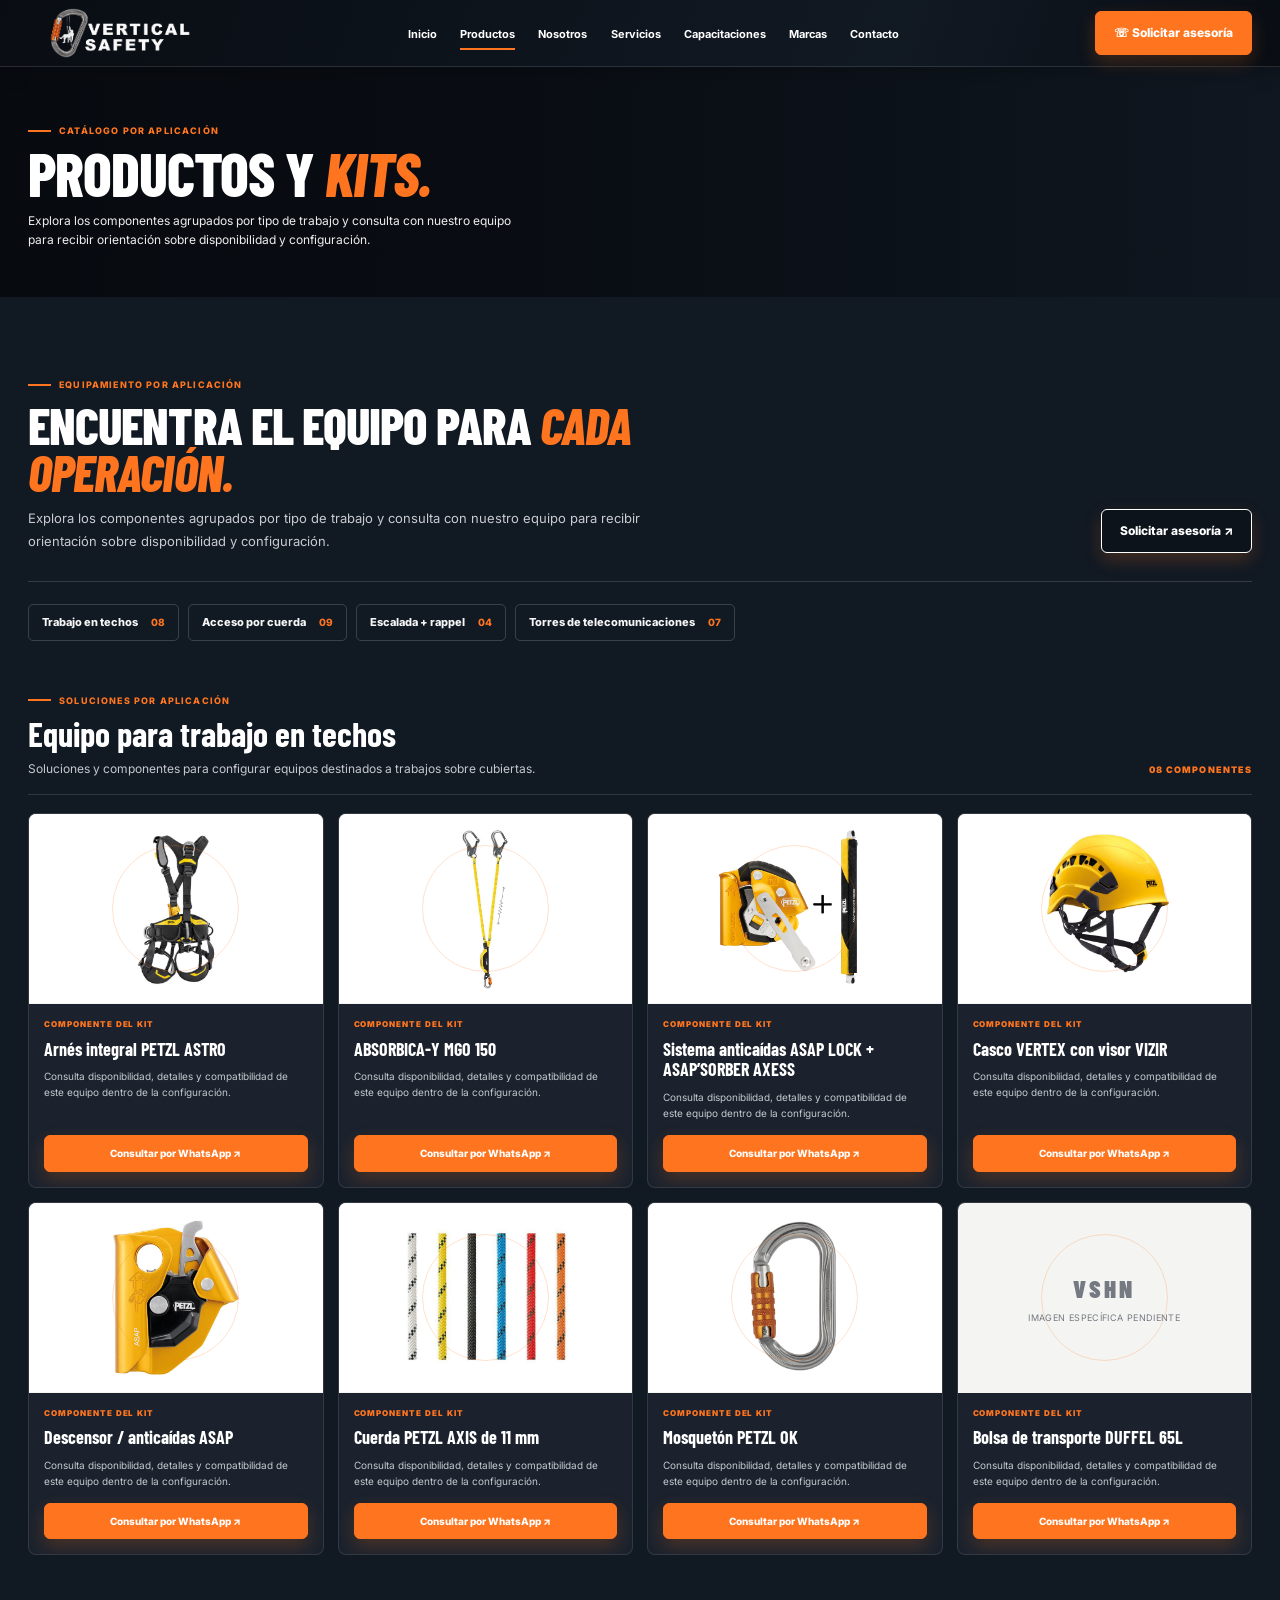
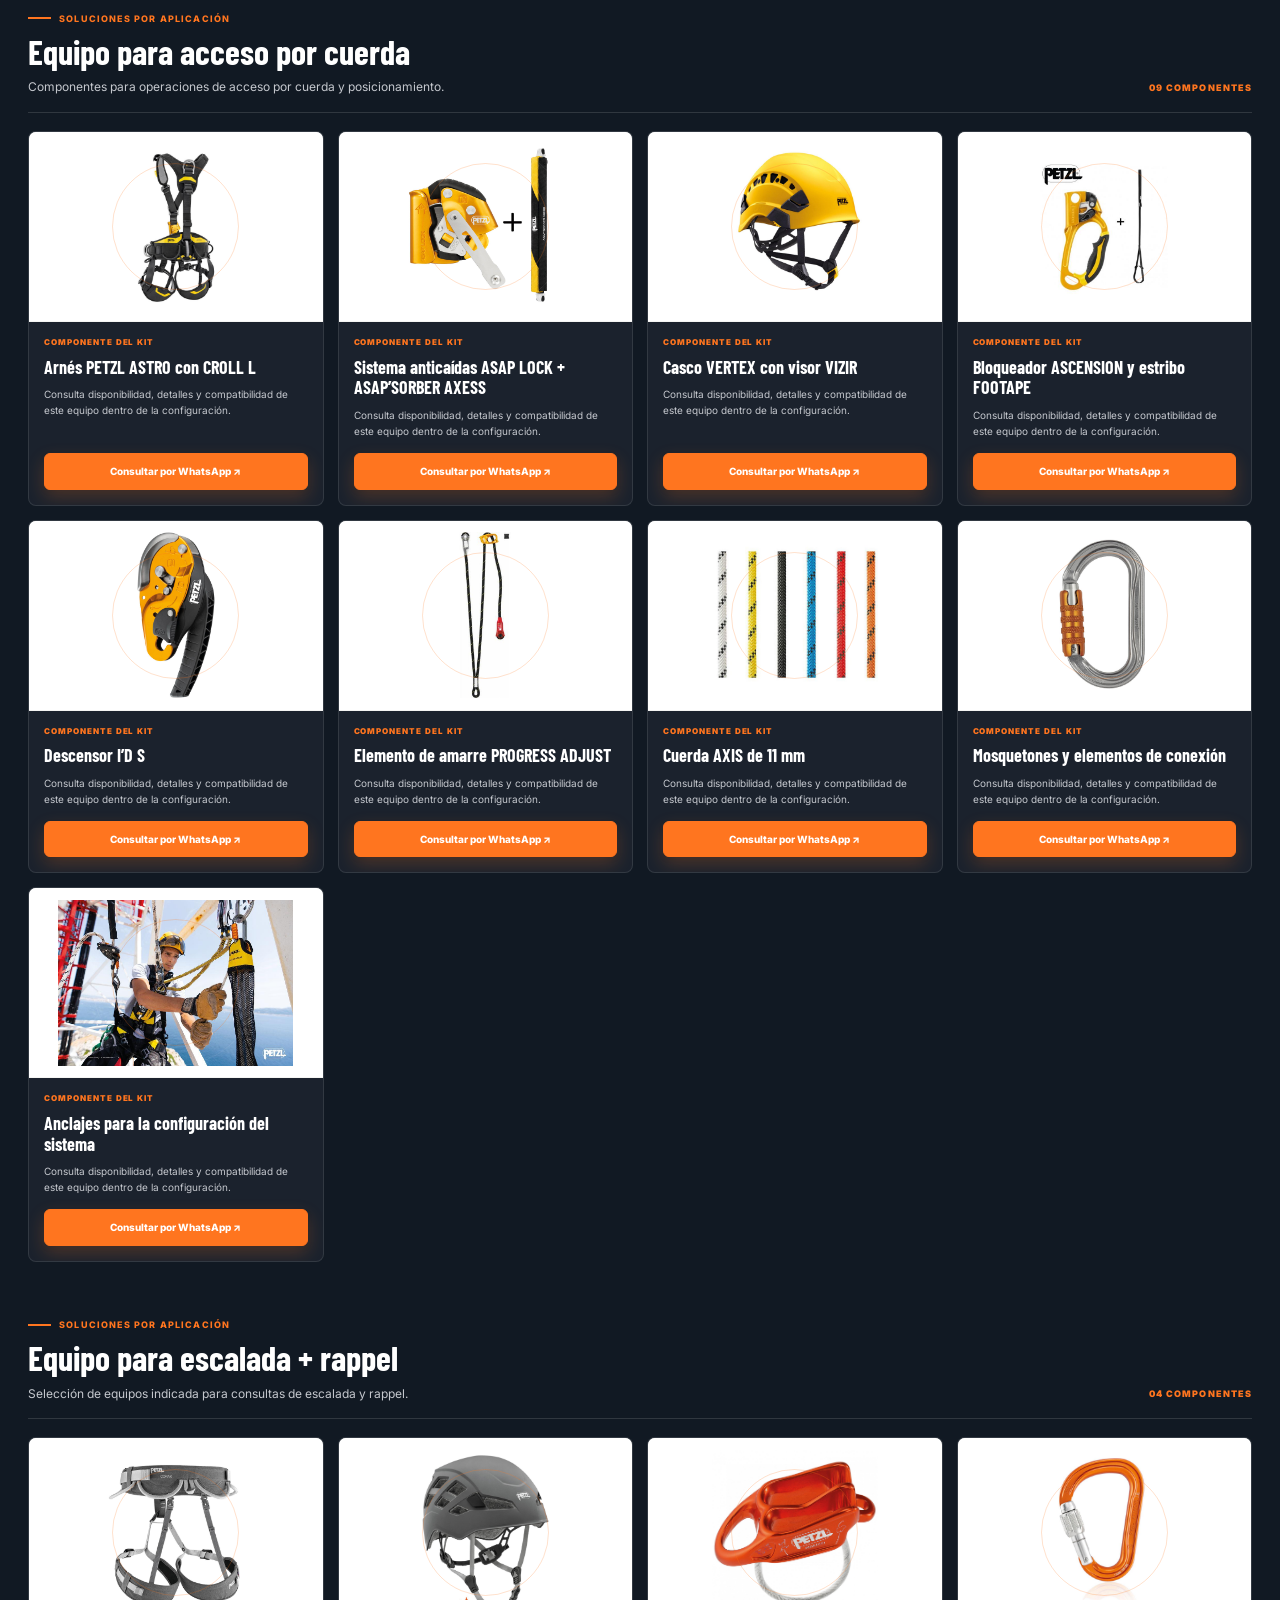
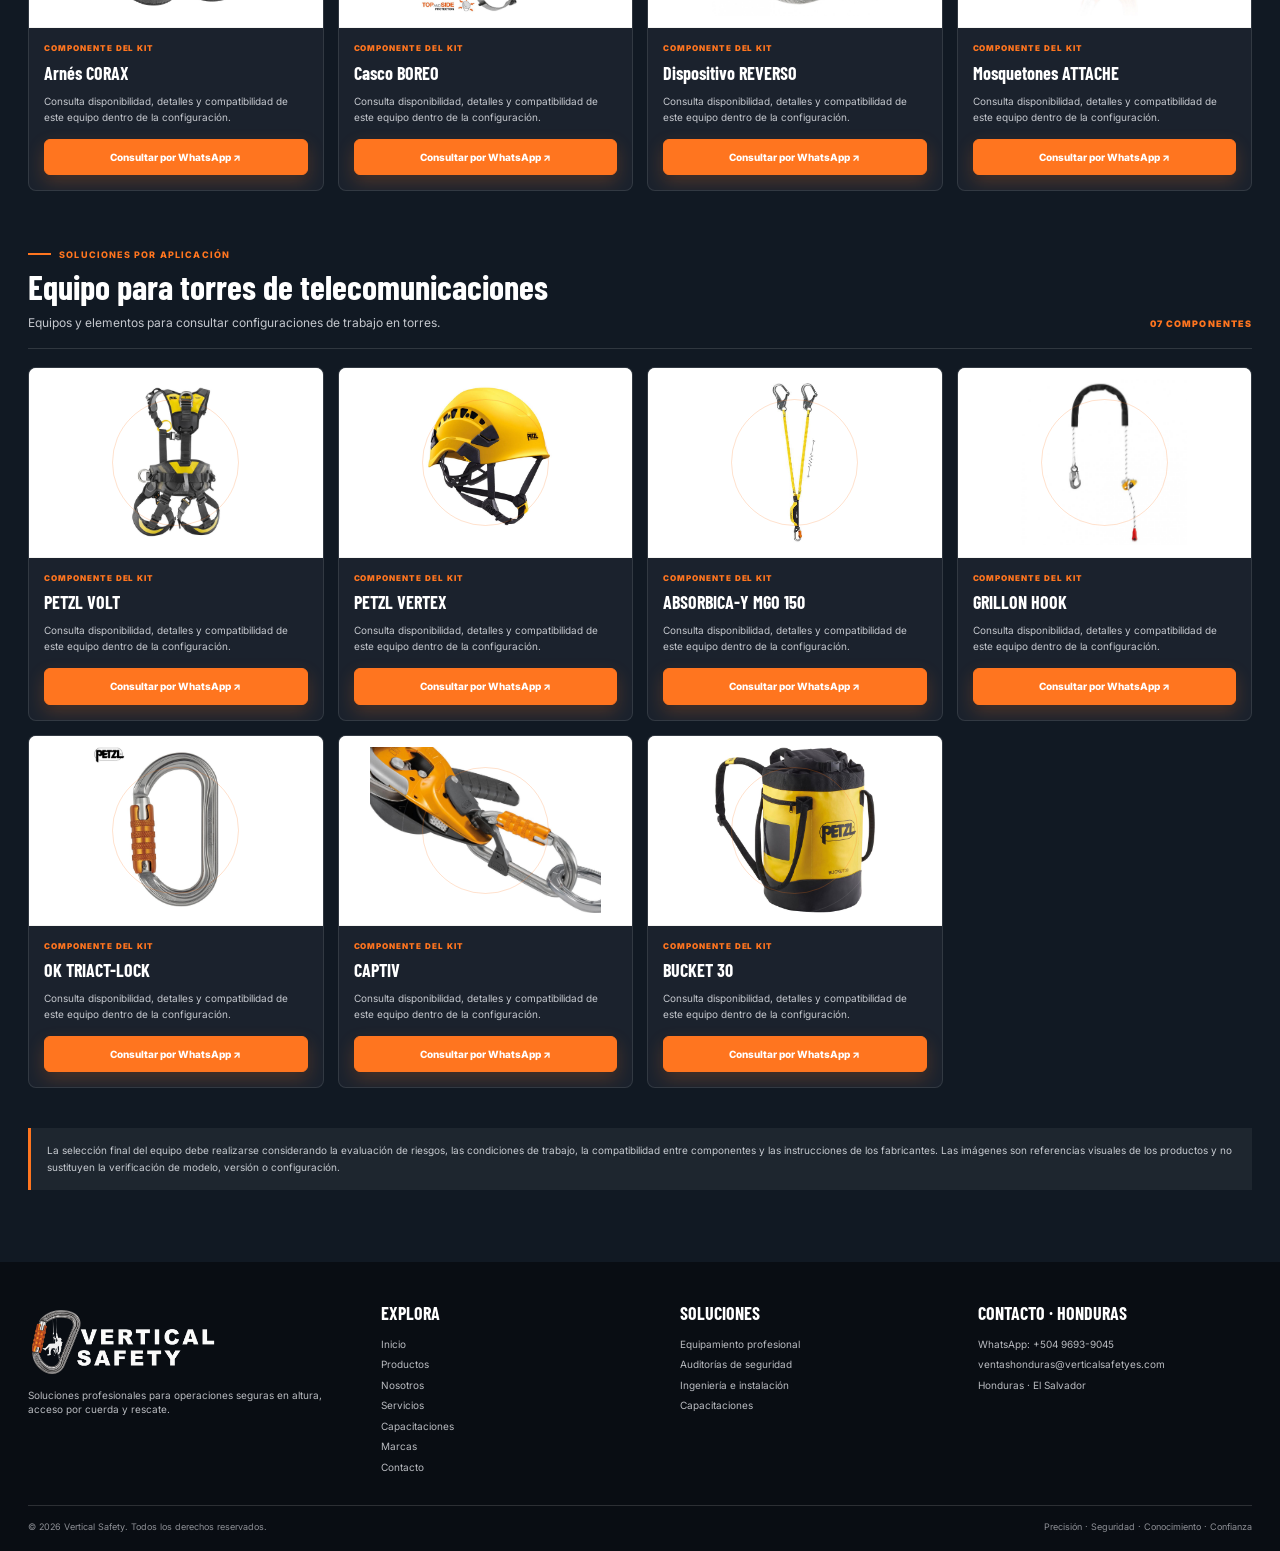
<file: productos.html>
<!DOCTYPE html>

<html lang="es">
<head>
<meta charset="utf-8"/>
<meta content="width=device-width,initial-scale=1" name="viewport"/>
<title>Productos y kits | Vertical Safety HN</title>
<meta content="Explora equipos y componentes organizados por aplicación: trabajo en techos, acceso por cuerda, escalada, rappel y torres de telecomunicaciones." name="description"/>
<meta content="#0D0106" name="theme-color"/>
<link href="styles.css" rel="stylesheet"/>
<script defer="" src="site.js"></script>
<script defer="" src="app.js"></script>
</head>
<body data-vshn-page="productos">
<div data-vshn-header=""></div>
<main>
<section class="vshn-page-hero">
<div class="vshn-container">
<span class="vshn-eyebrow">Catálogo por aplicación</span>
<h1 class="vshn-display">Productos y <em>kits.</em></h1>
<p class="vshn-lead">Explora los componentes agrupados por tipo de trabajo y consulta con nuestro equipo para recibir orientación sobre disponibilidad y configuración.</p>
</div>
</section>
<section class="vshn-kits-section" id="kits">
<div class="vshn-container">
<div class="vshn-kits-intro">
<div><span class="vshn-eyebrow">Equipamiento por aplicación</span>
<h2 class="vshn-display">Encuentra el equipo para <em>cada operación.</em></h2>
<p>Explora los componentes agrupados por tipo de trabajo y consulta con nuestro equipo para recibir orientación sobre disponibilidad y configuración.</p>
</div>
<a class="vshn-cta vshn-cta--outline" href="https://wa.me/50496939045?text=Hola%2C%20deseo%20asesor%C3%ADa%20para%20seleccionar%20un%20kit%20de%20equipamiento." rel="noopener noreferrer" target="_blank">Solicitar asesoría ↗</a>
</div>
<nav aria-label="Categorías de kits" class="vshn-kit-jump">
<a href="#trabajo-techo">Trabajo en techos <span>08</span></a>
<a href="#acceso-cuerda">Acceso por cuerda <span>09</span></a>
<a href="#escalada-rappel">Escalada + rappel <span>04</span></a>
<a href="#torres-telecom">Torres de telecomunicaciones <span>07</span></a>
</nav>
<section aria-labelledby="vshn-kit-title-trabajo-techo" class="vshn-kit-category" id="trabajo-techo">
<div class="vshn-kit-category__head"><div><span class="vshn-eyebrow">Soluciones por aplicación</span><h3 id="vshn-kit-title-trabajo-techo">Equipo para trabajo en techos</h3><p>Soluciones y componentes para configurar equipos destinados a trabajos sobre cubiertas.</p></div><span class="vshn-kit-category__count">08 COMPONENTES</span></div>
<div class="vshn-kit-grid"><article class="vshn-kit-card">
<div aria-label="Arnés integral PETZL ASTRO" class="vshn-kit-card__media" role="img"><img alt="Arnés integral PETZL ASTRO" class="vshn-kit-card__product-image" loading="lazy" src="assets/product-astro.jpg"/></div>
<div class="vshn-kit-card__body"><span class="vshn-kit-card__eyebrow">Componente del kit</span>
<h3>Arnés integral PETZL ASTRO</h3>
<p>Consulta disponibilidad, detalles y compatibilidad de este equipo dentro de la configuración.</p>
<a class="vshn-cta" href="https://wa.me/50496939045?text=Hola%2C%20deseo%20informaci%C3%B3n%20sobre%20el%20kit%20de%20Equipo%20para%20trabajo%20en%20techos%3A%20Arn%C3%A9s%20integral%20PETZL%20ASTRO.%20%C2%BFPodr%C3%ADan%20asesorarme%20sobre%20disponibilidad%20y%20configuraci%C3%B3n%3F" rel="noopener noreferrer" target="_blank">Consultar por WhatsApp ↗</a>
</div></article><article class="vshn-kit-card">
<div aria-label="ABSORBICA-Y MGO 150" class="vshn-kit-card__media" role="img"><img alt="ABSORBICA-Y MGO 150" class="vshn-kit-card__product-image" loading="lazy" src="assets/product-absorbica.jpg"/></div>
<div class="vshn-kit-card__body"><span class="vshn-kit-card__eyebrow">Componente del kit</span>
<h3>ABSORBICA-Y MGO 150</h3>
<p>Consulta disponibilidad, detalles y compatibilidad de este equipo dentro de la configuración.</p>
<a class="vshn-cta" href="https://wa.me/50496939045?text=Hola%2C%20deseo%20informaci%C3%B3n%20sobre%20el%20kit%20de%20Equipo%20para%20trabajo%20en%20techos%3A%20ABSORBICA-Y%20MGO%20150.%20%C2%BFPodr%C3%ADan%20asesorarme%20sobre%20disponibilidad%20y%20configuraci%C3%B3n%3F" rel="noopener noreferrer" target="_blank">Consultar por WhatsApp ↗</a>
</div></article><article class="vshn-kit-card">
<div aria-label="Sistema anticaídas ASAP LOCK + ASAP’SORBER AXESS" class="vshn-kit-card__media" role="img"><img alt="Sistema anticaídas ASAP LOCK + ASAP’SORBER AXESS" class="vshn-kit-card__product-image" loading="lazy" src="assets/product-asaplock.jpg"/></div>
<div class="vshn-kit-card__body"><span class="vshn-kit-card__eyebrow">Componente del kit</span>
<h3>Sistema anticaídas ASAP LOCK + ASAP’SORBER AXESS</h3>
<p>Consulta disponibilidad, detalles y compatibilidad de este equipo dentro de la configuración.</p>
<a class="vshn-cta" href="https://wa.me/50496939045?text=Hola%2C%20deseo%20informaci%C3%B3n%20sobre%20el%20kit%20de%20Equipo%20para%20trabajo%20en%20techos%3A%20Sistema%20antica%C3%ADdas%20ASAP%20LOCK%20%2B%20ASAP%E2%80%99SORBER%20AXESS.%20%C2%BFPodr%C3%ADan%20asesorarme%20sobre%20disponibilidad%20y%20configuraci%C3%B3n%3F" rel="noopener noreferrer" target="_blank">Consultar por WhatsApp ↗</a>
</div></article><article class="vshn-kit-card">
<div aria-label="Casco VERTEX con visor VIZIR" class="vshn-kit-card__media" role="img"><img alt="Casco VERTEX con visor VIZIR" class="vshn-kit-card__product-image" loading="lazy" src="assets/product-vertex.jpg"/></div>
<div class="vshn-kit-card__body"><span class="vshn-kit-card__eyebrow">Componente del kit</span>
<h3>Casco VERTEX con visor VIZIR</h3>
<p>Consulta disponibilidad, detalles y compatibilidad de este equipo dentro de la configuración.</p>
<a class="vshn-cta" href="https://wa.me/50496939045?text=Hola%2C%20deseo%20informaci%C3%B3n%20sobre%20el%20kit%20de%20Equipo%20para%20trabajo%20en%20techos%3A%20Casco%20VERTEX%20con%20visor%20VIZIR.%20%C2%BFPodr%C3%ADan%20asesorarme%20sobre%20disponibilidad%20y%20configuraci%C3%B3n%3F" rel="noopener noreferrer" target="_blank">Consultar por WhatsApp ↗</a>
</div></article><article class="vshn-kit-card">
<div aria-label="Descensor / anticaídas ASAP" class="vshn-kit-card__media" role="img"><img alt="Descensor / anticaídas ASAP" class="vshn-kit-card__product-image" loading="lazy" src="assets/product-asap.jpg"/></div>
<div class="vshn-kit-card__body"><span class="vshn-kit-card__eyebrow">Componente del kit</span>
<h3>Descensor / anticaídas ASAP</h3>
<p>Consulta disponibilidad, detalles y compatibilidad de este equipo dentro de la configuración.</p>
<a class="vshn-cta" href="https://wa.me/50496939045?text=Hola%2C%20deseo%20informaci%C3%B3n%20sobre%20el%20kit%20de%20Equipo%20para%20trabajo%20en%20techos%3A%20Descensor%20/%20antica%C3%ADdas%20ASAP.%20%C2%BFPodr%C3%ADan%20asesorarme%20sobre%20disponibilidad%20y%20configuraci%C3%B3n%3F" rel="noopener noreferrer" target="_blank">Consultar por WhatsApp ↗</a>
</div></article><article class="vshn-kit-card">
<div aria-label="Cuerda PETZL AXIS de 11 mm" class="vshn-kit-card__media" role="img"><img alt="Cuerda PETZL AXIS de 11 mm" class="vshn-kit-card__product-image" loading="lazy" src="assets/product-axis.jpg"/></div>
<div class="vshn-kit-card__body"><span class="vshn-kit-card__eyebrow">Componente del kit</span>
<h3>Cuerda PETZL AXIS de 11 mm</h3>
<p>Consulta disponibilidad, detalles y compatibilidad de este equipo dentro de la configuración.</p>
<a class="vshn-cta" href="https://wa.me/50496939045?text=Hola%2C%20deseo%20informaci%C3%B3n%20sobre%20el%20kit%20de%20Equipo%20para%20trabajo%20en%20techos%3A%20Cuerda%20PETZL%20AXIS%20de%2011%20mm.%20%C2%BFPodr%C3%ADan%20asesorarme%20sobre%20disponibilidad%20y%20configuraci%C3%B3n%3F" rel="noopener noreferrer" target="_blank">Consultar por WhatsApp ↗</a>
</div></article><article class="vshn-kit-card">
<div aria-label="Mosquetón PETZL OK" class="vshn-kit-card__media" role="img"><img alt="Mosquetón PETZL OK" class="vshn-kit-card__product-image" loading="lazy" src="assets/product-ok.jpg"/></div>
<div class="vshn-kit-card__body"><span class="vshn-kit-card__eyebrow">Componente del kit</span>
<h3>Mosquetón PETZL OK</h3>
<p>Consulta disponibilidad, detalles y compatibilidad de este equipo dentro de la configuración.</p>
<a class="vshn-cta" href="https://wa.me/50496939045?text=Hola%2C%20deseo%20informaci%C3%B3n%20sobre%20el%20kit%20de%20Equipo%20para%20trabajo%20en%20techos%3A%20Mosquet%C3%B3n%20PETZL%20OK.%20%C2%BFPodr%C3%ADan%20asesorarme%20sobre%20disponibilidad%20y%20configuraci%C3%B3n%3F" rel="noopener noreferrer" target="_blank">Consultar por WhatsApp ↗</a>
</div></article><article class="vshn-kit-card">
<div aria-label="Imagen específica del producto pendiente de incorporar" class="vshn-kit-card__media" role="img"><span class="vshn-kit-card__media-mark">VSHN</span><span class="vshn-kit-card__media-note">Imagen específica pendiente</span></div>
<div class="vshn-kit-card__body"><span class="vshn-kit-card__eyebrow">Componente del kit</span>
<h3>Bolsa de transporte DUFFEL 65L</h3>
<p>Consulta disponibilidad, detalles y compatibilidad de este equipo dentro de la configuración.</p>
<a class="vshn-cta" href="https://wa.me/50496939045?text=Hola%2C%20deseo%20informaci%C3%B3n%20sobre%20el%20kit%20de%20Equipo%20para%20trabajo%20en%20techos%3A%20Bolsa%20de%20transporte%20DUFFEL%2065L.%20%C2%BFPodr%C3%ADan%20asesorarme%20sobre%20disponibilidad%20y%20configuraci%C3%B3n%3F" rel="noopener noreferrer" target="_blank">Consultar por WhatsApp ↗</a>
</div></article></div>
</section><section aria-labelledby="vshn-kit-title-acceso-cuerda" class="vshn-kit-category" id="acceso-cuerda">
<div class="vshn-kit-category__head"><div><span class="vshn-eyebrow">Soluciones por aplicación</span><h3 id="vshn-kit-title-acceso-cuerda">Equipo para acceso por cuerda</h3><p>Componentes para operaciones de acceso por cuerda y posicionamiento.</p></div><span class="vshn-kit-category__count">09 COMPONENTES</span></div>
<div class="vshn-kit-grid"><article class="vshn-kit-card">
<div aria-label="Arnés PETZL ASTRO con CROLL L" class="vshn-kit-card__media" role="img"><img alt="Arnés PETZL ASTRO con CROLL L" class="vshn-kit-card__product-image" loading="lazy" src="assets/product-astro.jpg"/></div>
<div class="vshn-kit-card__body"><span class="vshn-kit-card__eyebrow">Componente del kit</span>
<h3>Arnés PETZL ASTRO con CROLL L</h3>
<p>Consulta disponibilidad, detalles y compatibilidad de este equipo dentro de la configuración.</p>
<a class="vshn-cta" href="https://wa.me/50496939045?text=Hola%2C%20deseo%20informaci%C3%B3n%20sobre%20el%20kit%20de%20Equipo%20para%20acceso%20por%20cuerda%3A%20Arn%C3%A9s%20PETZL%20ASTRO%20con%20CROLL%20L.%20%C2%BFPodr%C3%ADan%20asesorarme%20sobre%20disponibilidad%20y%20configuraci%C3%B3n%3F" rel="noopener noreferrer" target="_blank">Consultar por WhatsApp ↗</a>
</div></article><article class="vshn-kit-card">
<div aria-label="Sistema anticaídas ASAP LOCK + ASAP’SORBER AXESS" class="vshn-kit-card__media" role="img"><img alt="Sistema anticaídas ASAP LOCK + ASAP’SORBER AXESS" class="vshn-kit-card__product-image" loading="lazy" src="assets/product-asaplock.jpg"/></div>
<div class="vshn-kit-card__body"><span class="vshn-kit-card__eyebrow">Componente del kit</span>
<h3>Sistema anticaídas ASAP LOCK + ASAP’SORBER AXESS</h3>
<p>Consulta disponibilidad, detalles y compatibilidad de este equipo dentro de la configuración.</p>
<a class="vshn-cta" href="https://wa.me/50496939045?text=Hola%2C%20deseo%20informaci%C3%B3n%20sobre%20el%20kit%20de%20Equipo%20para%20acceso%20por%20cuerda%3A%20Sistema%20antica%C3%ADdas%20ASAP%20LOCK%20%2B%20ASAP%E2%80%99SORBER%20AXESS.%20%C2%BFPodr%C3%ADan%20asesorarme%20sobre%20disponibilidad%20y%20configuraci%C3%B3n%3F" rel="noopener noreferrer" target="_blank">Consultar por WhatsApp ↗</a>
</div></article><article class="vshn-kit-card">
<div aria-label="Casco VERTEX con visor VIZIR" class="vshn-kit-card__media" role="img"><img alt="Casco VERTEX con visor VIZIR" class="vshn-kit-card__product-image" loading="lazy" src="assets/product-vertex.jpg"/></div>
<div class="vshn-kit-card__body"><span class="vshn-kit-card__eyebrow">Componente del kit</span>
<h3>Casco VERTEX con visor VIZIR</h3>
<p>Consulta disponibilidad, detalles y compatibilidad de este equipo dentro de la configuración.</p>
<a class="vshn-cta" href="https://wa.me/50496939045?text=Hola%2C%20deseo%20informaci%C3%B3n%20sobre%20el%20kit%20de%20Equipo%20para%20acceso%20por%20cuerda%3A%20Casco%20VERTEX%20con%20visor%20VIZIR.%20%C2%BFPodr%C3%ADan%20asesorarme%20sobre%20disponibilidad%20y%20configuraci%C3%B3n%3F" rel="noopener noreferrer" target="_blank">Consultar por WhatsApp ↗</a>
</div></article><article class="vshn-kit-card">
<div aria-label="Bloqueador ASCENSION y estribo FOOTAPE" class="vshn-kit-card__media" role="img"><img alt="Bloqueador ASCENSION y estribo FOOTAPE" class="vshn-kit-card__product-image" loading="lazy" src="assets/product-ascension.jpg"/></div>
<div class="vshn-kit-card__body"><span class="vshn-kit-card__eyebrow">Componente del kit</span>
<h3>Bloqueador ASCENSION y estribo FOOTAPE</h3>
<p>Consulta disponibilidad, detalles y compatibilidad de este equipo dentro de la configuración.</p>
<a class="vshn-cta" href="https://wa.me/50496939045?text=Hola%2C%20deseo%20informaci%C3%B3n%20sobre%20el%20kit%20de%20Equipo%20para%20acceso%20por%20cuerda%3A%20Bloqueador%20ASCENSION%20y%20estribo%20FOOTAPE.%20%C2%BFPodr%C3%ADan%20asesorarme%20sobre%20disponibilidad%20y%20configuraci%C3%B3n%3F" rel="noopener noreferrer" target="_blank">Consultar por WhatsApp ↗</a>
</div></article><article class="vshn-kit-card">
<div aria-label="Descensor I’D S" class="vshn-kit-card__media" role="img"><img alt="Descensor I’D S" class="vshn-kit-card__product-image" loading="lazy" src="assets/product-id.jpg"/></div>
<div class="vshn-kit-card__body"><span class="vshn-kit-card__eyebrow">Componente del kit</span>
<h3>Descensor I’D S</h3>
<p>Consulta disponibilidad, detalles y compatibilidad de este equipo dentro de la configuración.</p>
<a class="vshn-cta" href="https://wa.me/50496939045?text=Hola%2C%20deseo%20informaci%C3%B3n%20sobre%20el%20kit%20de%20Equipo%20para%20acceso%20por%20cuerda%3A%20Descensor%20I%E2%80%99D%20S.%20%C2%BFPodr%C3%ADan%20asesorarme%20sobre%20disponibilidad%20y%20configuraci%C3%B3n%3F" rel="noopener noreferrer" target="_blank">Consultar por WhatsApp ↗</a>
</div></article><article class="vshn-kit-card">
<div aria-label="Elemento de amarre PROGRESS ADJUST" class="vshn-kit-card__media" role="img"><img alt="Elemento de amarre PROGRESS ADJUST" class="vshn-kit-card__product-image" loading="lazy" src="assets/product-progress.jpg"/></div>
<div class="vshn-kit-card__body"><span class="vshn-kit-card__eyebrow">Componente del kit</span>
<h3>Elemento de amarre PROGRESS ADJUST</h3>
<p>Consulta disponibilidad, detalles y compatibilidad de este equipo dentro de la configuración.</p>
<a class="vshn-cta" href="https://wa.me/50496939045?text=Hola%2C%20deseo%20informaci%C3%B3n%20sobre%20el%20kit%20de%20Equipo%20para%20acceso%20por%20cuerda%3A%20Elemento%20de%20amarre%20PROGRESS%20ADJUST.%20%C2%BFPodr%C3%ADan%20asesorarme%20sobre%20disponibilidad%20y%20configuraci%C3%B3n%3F" rel="noopener noreferrer" target="_blank">Consultar por WhatsApp ↗</a>
</div></article><article class="vshn-kit-card">
<div aria-label="Cuerda AXIS de 11 mm" class="vshn-kit-card__media" role="img"><img alt="Cuerda AXIS de 11 mm" class="vshn-kit-card__product-image" loading="lazy" src="assets/product-axis.jpg"/></div>
<div class="vshn-kit-card__body"><span class="vshn-kit-card__eyebrow">Componente del kit</span>
<h3>Cuerda AXIS de 11 mm</h3>
<p>Consulta disponibilidad, detalles y compatibilidad de este equipo dentro de la configuración.</p>
<a class="vshn-cta" href="https://wa.me/50496939045?text=Hola%2C%20deseo%20informaci%C3%B3n%20sobre%20el%20kit%20de%20Equipo%20para%20acceso%20por%20cuerda%3A%20Cuerda%20AXIS%20de%2011%20mm.%20%C2%BFPodr%C3%ADan%20asesorarme%20sobre%20disponibilidad%20y%20configuraci%C3%B3n%3F" rel="noopener noreferrer" target="_blank">Consultar por WhatsApp ↗</a>
</div></article><article class="vshn-kit-card">
<div aria-label="Mosquetones y elementos de conexión" class="vshn-kit-card__media" role="img"><img alt="Mosquetones y elementos de conexión" class="vshn-kit-card__product-image" loading="lazy" src="assets/product-ok.jpg"/></div>
<div class="vshn-kit-card__body"><span class="vshn-kit-card__eyebrow">Componente del kit</span>
<h3>Mosquetones y elementos de conexión</h3>
<p>Consulta disponibilidad, detalles y compatibilidad de este equipo dentro de la configuración.</p>
<a class="vshn-cta" href="https://wa.me/50496939045?text=Hola%2C%20deseo%20informaci%C3%B3n%20sobre%20el%20kit%20de%20Equipo%20para%20acceso%20por%20cuerda%3A%20Mosquetones%20y%20elementos%20de%20conexi%C3%B3n.%20%C2%BFPodr%C3%ADan%20asesorarme%20sobre%20disponibilidad%20y%20configuraci%C3%B3n%3F" rel="noopener noreferrer" target="_blank">Consultar por WhatsApp ↗</a>
</div></article><article class="vshn-kit-card">
<div aria-label="Anclajes para la configuración del sistema" class="vshn-kit-card__media" role="img"><img alt="Anclajes para la configuración del sistema" class="vshn-kit-card__product-image" loading="lazy" src="assets/product-anchors.jpg"/></div>
<div class="vshn-kit-card__body"><span class="vshn-kit-card__eyebrow">Componente del kit</span>
<h3>Anclajes para la configuración del sistema</h3>
<p>Consulta disponibilidad, detalles y compatibilidad de este equipo dentro de la configuración.</p>
<a class="vshn-cta" href="https://wa.me/50496939045?text=Hola%2C%20deseo%20informaci%C3%B3n%20sobre%20el%20kit%20de%20Equipo%20para%20acceso%20por%20cuerda%3A%20Anclajes%20para%20la%20configuraci%C3%B3n%20del%20sistema.%20%C2%BFPodr%C3%ADan%20asesorarme%20sobre%20disponibilidad%20y%20configuraci%C3%B3n%3F" rel="noopener noreferrer" target="_blank">Consultar por WhatsApp ↗</a>
</div></article></div>
</section><section aria-labelledby="vshn-kit-title-escalada-rappel" class="vshn-kit-category" id="escalada-rappel">
<div class="vshn-kit-category__head"><div><span class="vshn-eyebrow">Soluciones por aplicación</span><h3 id="vshn-kit-title-escalada-rappel">Equipo para escalada + rappel</h3><p>Selección de equipos indicada para consultas de escalada y rappel.</p></div><span class="vshn-kit-category__count">04 COMPONENTES</span></div>
<div class="vshn-kit-grid"><article class="vshn-kit-card">
<div aria-label="Arnés CORAX" class="vshn-kit-card__media" role="img"><img alt="Arnés CORAX" class="vshn-kit-card__product-image" loading="lazy" src="assets/product-corax.jpg"/></div>
<div class="vshn-kit-card__body"><span class="vshn-kit-card__eyebrow">Componente del kit</span>
<h3>Arnés CORAX</h3>
<p>Consulta disponibilidad, detalles y compatibilidad de este equipo dentro de la configuración.</p>
<a class="vshn-cta" href="https://wa.me/50496939045?text=Hola%2C%20deseo%20informaci%C3%B3n%20sobre%20el%20kit%20de%20Equipo%20para%20escalada%20%2B%20rappel%3A%20Arn%C3%A9s%20CORAX.%20%C2%BFPodr%C3%ADan%20asesorarme%20sobre%20disponibilidad%20y%20configuraci%C3%B3n%3F" rel="noopener noreferrer" target="_blank">Consultar por WhatsApp ↗</a>
</div></article><article class="vshn-kit-card">
<div aria-label="Casco BOREO" class="vshn-kit-card__media" role="img"><img alt="Casco BOREO" class="vshn-kit-card__product-image" loading="lazy" src="assets/product-boreo.jpg"/></div>
<div class="vshn-kit-card__body"><span class="vshn-kit-card__eyebrow">Componente del kit</span>
<h3>Casco BOREO</h3>
<p>Consulta disponibilidad, detalles y compatibilidad de este equipo dentro de la configuración.</p>
<a class="vshn-cta" href="https://wa.me/50496939045?text=Hola%2C%20deseo%20informaci%C3%B3n%20sobre%20el%20kit%20de%20Equipo%20para%20escalada%20%2B%20rappel%3A%20Casco%20BOREO.%20%C2%BFPodr%C3%ADan%20asesorarme%20sobre%20disponibilidad%20y%20configuraci%C3%B3n%3F" rel="noopener noreferrer" target="_blank">Consultar por WhatsApp ↗</a>
</div></article><article class="vshn-kit-card">
<div aria-label="Dispositivo REVERSO" class="vshn-kit-card__media" role="img"><img alt="Dispositivo REVERSO" class="vshn-kit-card__product-image" loading="lazy" src="assets/product-reverso.jpg"/></div>
<div class="vshn-kit-card__body"><span class="vshn-kit-card__eyebrow">Componente del kit</span>
<h3>Dispositivo REVERSO</h3>
<p>Consulta disponibilidad, detalles y compatibilidad de este equipo dentro de la configuración.</p>
<a class="vshn-cta" href="https://wa.me/50496939045?text=Hola%2C%20deseo%20informaci%C3%B3n%20sobre%20el%20kit%20de%20Equipo%20para%20escalada%20%2B%20rappel%3A%20Dispositivo%20REVERSO.%20%C2%BFPodr%C3%ADan%20asesorarme%20sobre%20disponibilidad%20y%20configuraci%C3%B3n%3F" rel="noopener noreferrer" target="_blank">Consultar por WhatsApp ↗</a>
</div></article><article class="vshn-kit-card">
<div aria-label="Mosquetones ATTACHE" class="vshn-kit-card__media" role="img"><img alt="Mosquetones ATTACHE" class="vshn-kit-card__product-image" loading="lazy" src="assets/product-attache.jpg"/></div>
<div class="vshn-kit-card__body"><span class="vshn-kit-card__eyebrow">Componente del kit</span>
<h3>Mosquetones ATTACHE</h3>
<p>Consulta disponibilidad, detalles y compatibilidad de este equipo dentro de la configuración.</p>
<a class="vshn-cta" href="https://wa.me/50496939045?text=Hola%2C%20deseo%20informaci%C3%B3n%20sobre%20el%20kit%20de%20Equipo%20para%20escalada%20%2B%20rappel%3A%20Mosquetones%20ATTACHE.%20%C2%BFPodr%C3%ADan%20asesorarme%20sobre%20disponibilidad%20y%20configuraci%C3%B3n%3F" rel="noopener noreferrer" target="_blank">Consultar por WhatsApp ↗</a>
</div></article></div>
</section><section aria-labelledby="vshn-kit-title-torres-telecom" class="vshn-kit-category" id="torres-telecom">
<div class="vshn-kit-category__head"><div><span class="vshn-eyebrow">Soluciones por aplicación</span><h3 id="vshn-kit-title-torres-telecom">Equipo para torres de telecomunicaciones</h3><p>Equipos y elementos para consultar configuraciones de trabajo en torres.</p></div><span class="vshn-kit-category__count">07 COMPONENTES</span></div>
<div class="vshn-kit-grid"><article class="vshn-kit-card">
<div aria-label="PETZL VOLT" class="vshn-kit-card__media" role="img"><img alt="PETZL VOLT" class="vshn-kit-card__product-image" loading="lazy" src="assets/product-volt.jpg"/></div>
<div class="vshn-kit-card__body"><span class="vshn-kit-card__eyebrow">Componente del kit</span>
<h3>PETZL VOLT</h3>
<p>Consulta disponibilidad, detalles y compatibilidad de este equipo dentro de la configuración.</p>
<a class="vshn-cta" href="https://wa.me/50496939045?text=Hola%2C%20deseo%20informaci%C3%B3n%20sobre%20el%20kit%20de%20Equipo%20para%20torres%20de%20telecomunicaciones%3A%20PETZL%20VOLT.%20%C2%BFPodr%C3%ADan%20asesorarme%20sobre%20disponibilidad%20y%20configuraci%C3%B3n%3F" rel="noopener noreferrer" target="_blank">Consultar por WhatsApp ↗</a>
</div></article><article class="vshn-kit-card">
<div aria-label="PETZL VERTEX" class="vshn-kit-card__media" role="img"><img alt="PETZL VERTEX" class="vshn-kit-card__product-image" loading="lazy" src="assets/product-vertex.jpg"/></div>
<div class="vshn-kit-card__body"><span class="vshn-kit-card__eyebrow">Componente del kit</span>
<h3>PETZL VERTEX</h3>
<p>Consulta disponibilidad, detalles y compatibilidad de este equipo dentro de la configuración.</p>
<a class="vshn-cta" href="https://wa.me/50496939045?text=Hola%2C%20deseo%20informaci%C3%B3n%20sobre%20el%20kit%20de%20Equipo%20para%20torres%20de%20telecomunicaciones%3A%20PETZL%20VERTEX.%20%C2%BFPodr%C3%ADan%20asesorarme%20sobre%20disponibilidad%20y%20configuraci%C3%B3n%3F" rel="noopener noreferrer" target="_blank">Consultar por WhatsApp ↗</a>
</div></article><article class="vshn-kit-card">
<div aria-label="ABSORBICA-Y MGO 150" class="vshn-kit-card__media" role="img"><img alt="ABSORBICA-Y MGO 150" class="vshn-kit-card__product-image" loading="lazy" src="assets/product-absorbica.jpg"/></div>
<div class="vshn-kit-card__body"><span class="vshn-kit-card__eyebrow">Componente del kit</span>
<h3>ABSORBICA-Y MGO 150</h3>
<p>Consulta disponibilidad, detalles y compatibilidad de este equipo dentro de la configuración.</p>
<a class="vshn-cta" href="https://wa.me/50496939045?text=Hola%2C%20deseo%20informaci%C3%B3n%20sobre%20el%20kit%20de%20Equipo%20para%20torres%20de%20telecomunicaciones%3A%20ABSORBICA-Y%20MGO%20150.%20%C2%BFPodr%C3%ADan%20asesorarme%20sobre%20disponibilidad%20y%20configuraci%C3%B3n%3F" rel="noopener noreferrer" target="_blank">Consultar por WhatsApp ↗</a>
</div></article><article class="vshn-kit-card">
<div aria-label="GRILLON HOOK" class="vshn-kit-card__media" role="img"><img alt="GRILLON HOOK" class="vshn-kit-card__product-image" loading="lazy" src="assets/product-grillon.jpg"/></div>
<div class="vshn-kit-card__body"><span class="vshn-kit-card__eyebrow">Componente del kit</span>
<h3>GRILLON HOOK</h3>
<p>Consulta disponibilidad, detalles y compatibilidad de este equipo dentro de la configuración.</p>
<a class="vshn-cta" href="https://wa.me/50496939045?text=Hola%2C%20deseo%20informaci%C3%B3n%20sobre%20el%20kit%20de%20Equipo%20para%20torres%20de%20telecomunicaciones%3A%20GRILLON%20HOOK.%20%C2%BFPodr%C3%ADan%20asesorarme%20sobre%20disponibilidad%20y%20configuraci%C3%B3n%3F" rel="noopener noreferrer" target="_blank">Consultar por WhatsApp ↗</a>
</div></article><article class="vshn-kit-card">
<div aria-label="OK TRIACT-LOCK" class="vshn-kit-card__media" role="img"><img alt="OK TRIACT-LOCK" class="vshn-kit-card__product-image" loading="lazy" src="assets/product-triact.jpg"/></div>
<div class="vshn-kit-card__body"><span class="vshn-kit-card__eyebrow">Componente del kit</span>
<h3>OK TRIACT-LOCK</h3>
<p>Consulta disponibilidad, detalles y compatibilidad de este equipo dentro de la configuración.</p>
<a class="vshn-cta" href="https://wa.me/50496939045?text=Hola%2C%20deseo%20informaci%C3%B3n%20sobre%20el%20kit%20de%20Equipo%20para%20torres%20de%20telecomunicaciones%3A%20OK%20TRIACT-LOCK.%20%C2%BFPodr%C3%ADan%20asesorarme%20sobre%20disponibilidad%20y%20configuraci%C3%B3n%3F" rel="noopener noreferrer" target="_blank">Consultar por WhatsApp ↗</a>
</div></article><article class="vshn-kit-card">
<div aria-label="CAPTIV" class="vshn-kit-card__media" role="img"><img alt="CAPTIV" class="vshn-kit-card__product-image" loading="lazy" src="assets/product-captiv.jpg"/></div>
<div class="vshn-kit-card__body"><span class="vshn-kit-card__eyebrow">Componente del kit</span>
<h3>CAPTIV</h3>
<p>Consulta disponibilidad, detalles y compatibilidad de este equipo dentro de la configuración.</p>
<a class="vshn-cta" href="https://wa.me/50496939045?text=Hola%2C%20deseo%20informaci%C3%B3n%20sobre%20el%20kit%20de%20Equipo%20para%20torres%20de%20telecomunicaciones%3A%20CAPTIV.%20%C2%BFPodr%C3%ADan%20asesorarme%20sobre%20disponibilidad%20y%20configuraci%C3%B3n%3F" rel="noopener noreferrer" target="_blank">Consultar por WhatsApp ↗</a>
</div></article><article class="vshn-kit-card">
<div aria-label="BUCKET 30" class="vshn-kit-card__media" role="img"><img alt="BUCKET 30" class="vshn-kit-card__product-image" loading="lazy" src="assets/product-bucket.jpg"/></div>
<div class="vshn-kit-card__body"><span class="vshn-kit-card__eyebrow">Componente del kit</span>
<h3>BUCKET 30</h3>
<p>Consulta disponibilidad, detalles y compatibilidad de este equipo dentro de la configuración.</p>
<a class="vshn-cta" href="https://wa.me/50496939045?text=Hola%2C%20deseo%20informaci%C3%B3n%20sobre%20el%20kit%20de%20Equipo%20para%20torres%20de%20telecomunicaciones%3A%20BUCKET%2030.%20%C2%BFPodr%C3%ADan%20asesorarme%20sobre%20disponibilidad%20y%20configuraci%C3%B3n%3F" rel="noopener noreferrer" target="_blank">Consultar por WhatsApp ↗</a>
</div></article></div>
</section>
<p class="vshn-kits-disclaimer">La selección final del equipo debe realizarse considerando la evaluación de riesgos, las condiciones de trabajo, la compatibilidad entre componentes y las instrucciones de los fabricantes. Las imágenes son referencias visuales de los productos y no sustituyen la verificación de modelo, versión o configuración.</p>
</div>
</section>
</main>
<div data-vshn-footer=""></div>
</body>
</html>
</file>
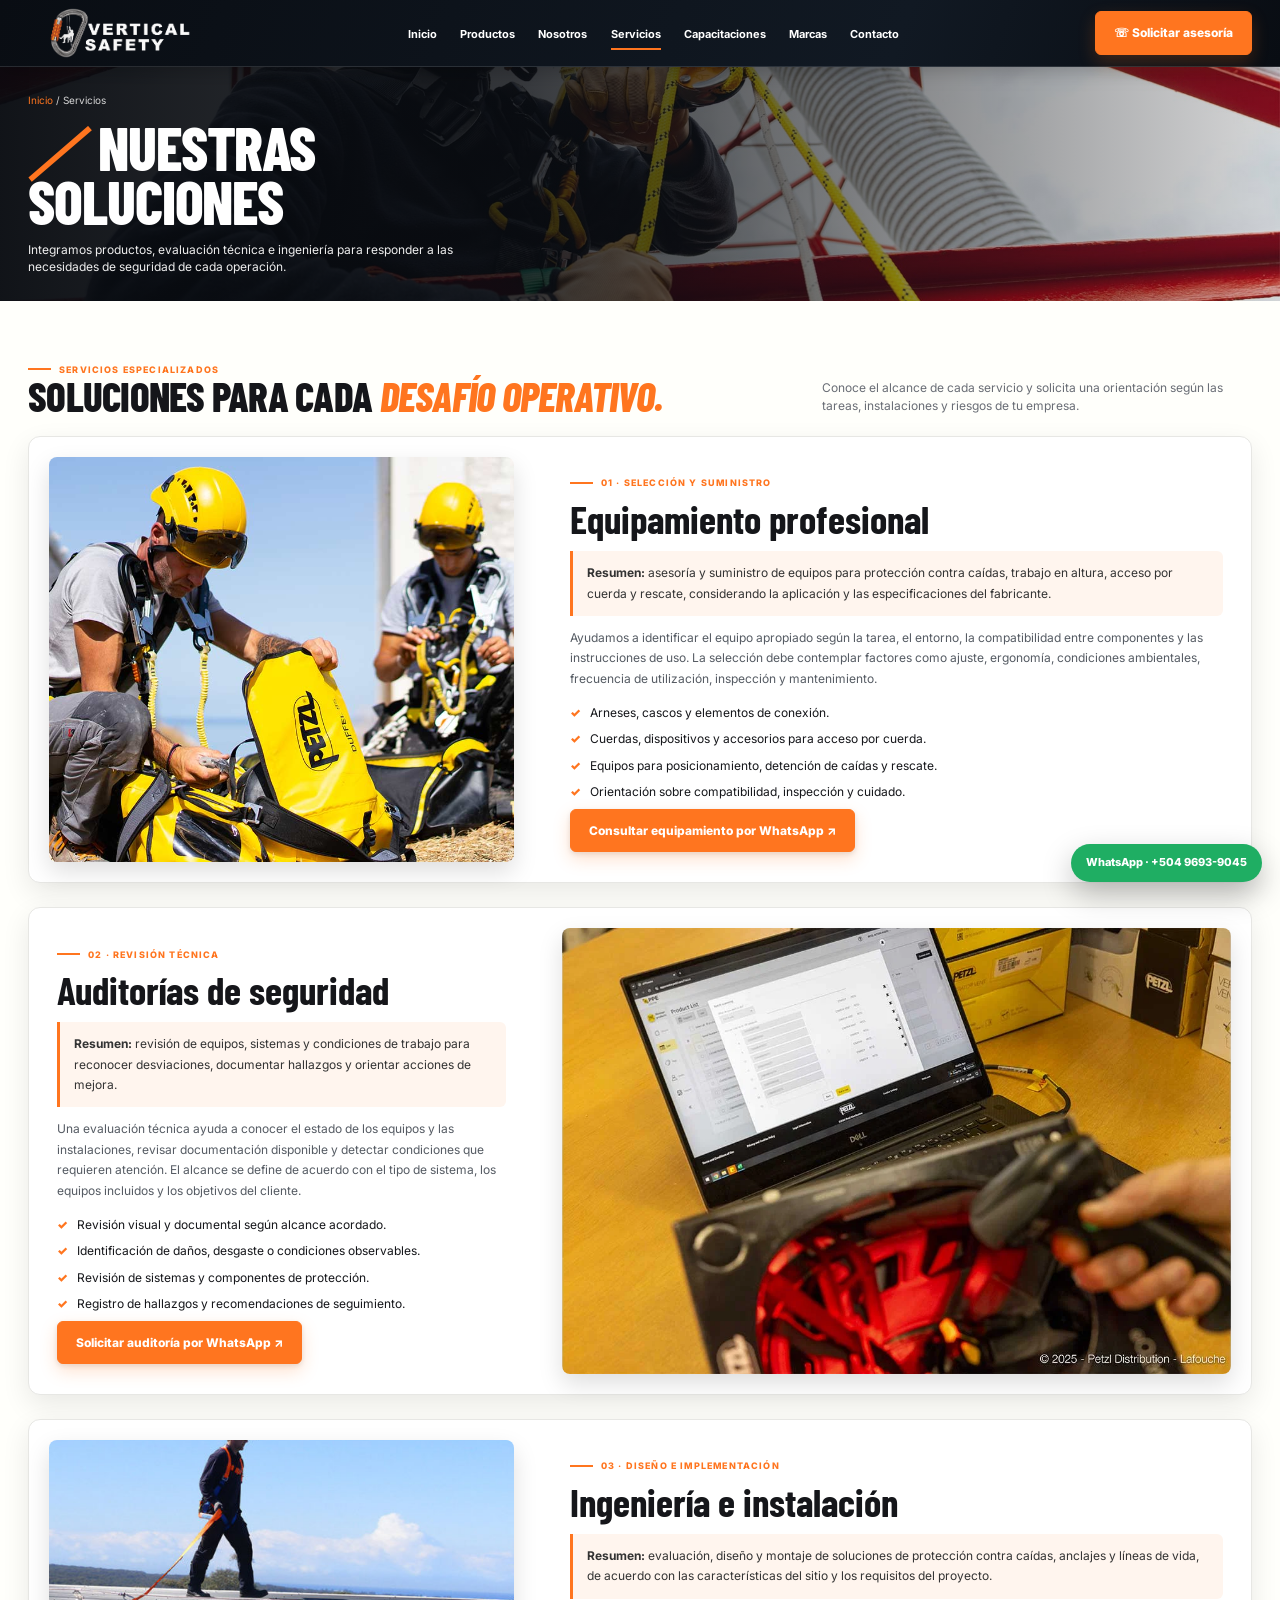
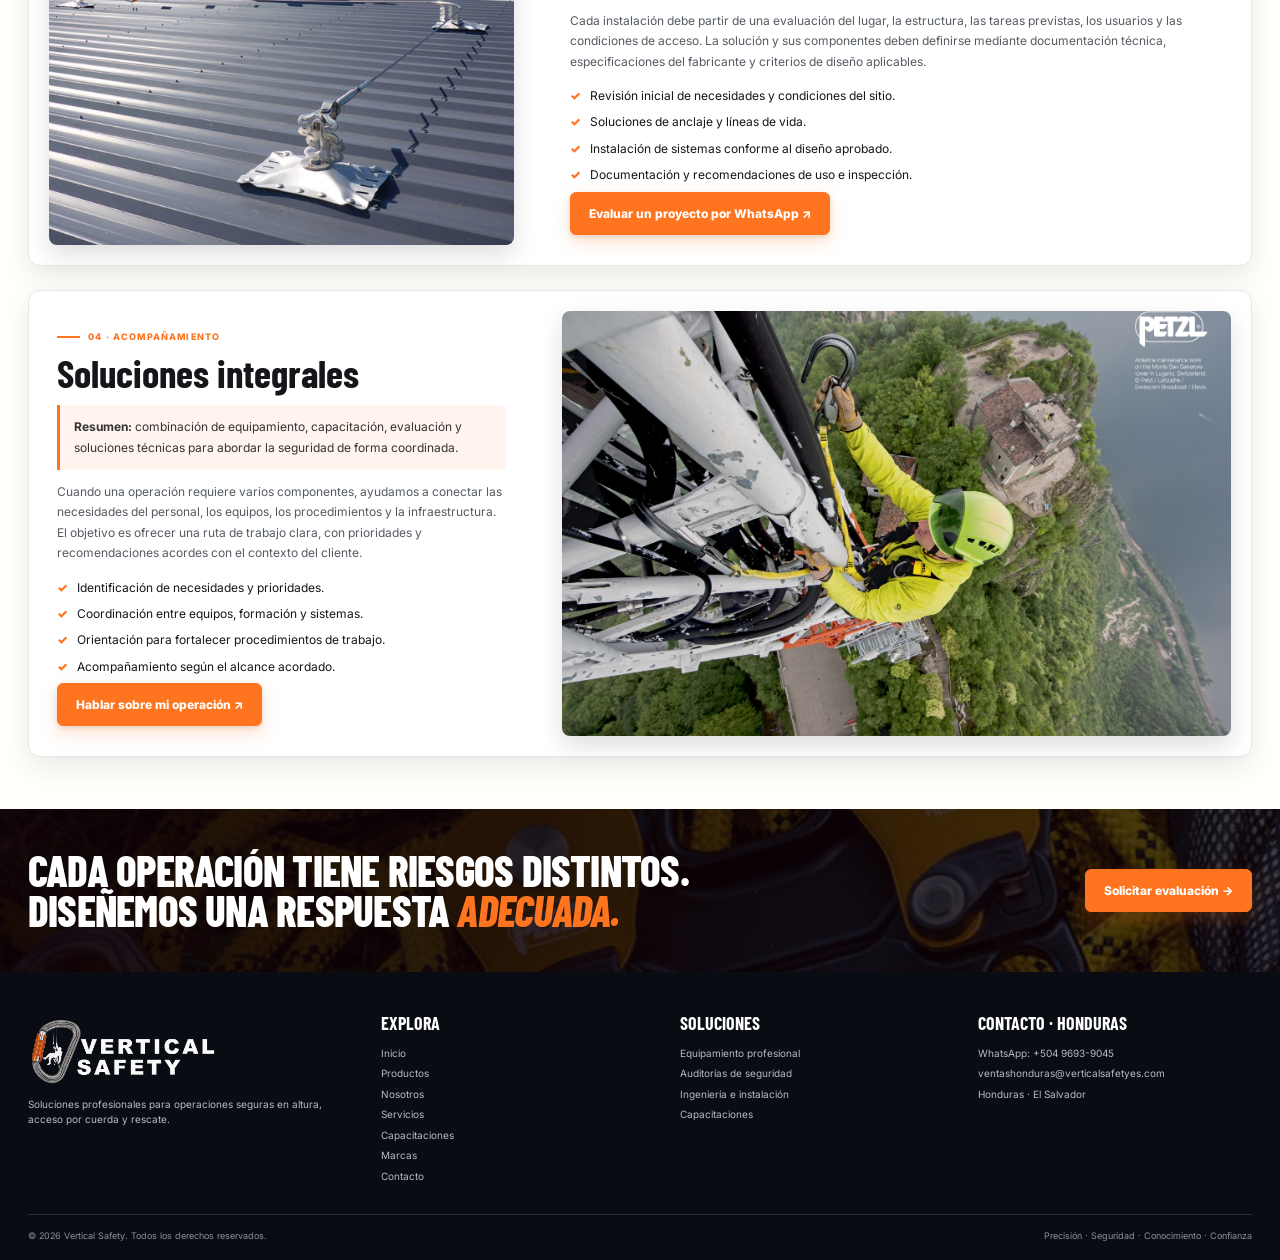
<file: servicios.html>
<!doctype html><html lang="es"><head><meta charset="utf-8"><meta name="viewport" content="width=device-width,initial-scale=1"><title>Servicios de seguridad industrial | Vertical Safety</title><meta name="description" content="Equipamiento profesional, auditorías, ingeniería e instalación de sistemas de protección contra caídas en Honduras y El Salvador."><meta name="theme-color" content="#0D0106"><link rel="stylesheet" href="styles.css"><script defer src="site.js"></script><script defer src="app.js"></script></head><body data-vshn-page="servicios"><div data-vshn-header></div><main>
<section class="vshn-page-hero" style="background-image:url('assets/hero-services.jpg')"><div class="vshn-container"><div class="vshn-breadcrumb"><a href="index.html">Inicio</a> / Servicios</div><h1 class="vshn-display"><em>／</em> Nuestras<br>soluciones</h1><p>Integramos productos, evaluación técnica e ingeniería para responder a las necesidades de seguridad de cada operación.</p></div></section>
<section class="vshn-section vshn-section--light"><div class="vshn-container"><div class="vshn-section-head"><div><span class="vshn-eyebrow">Servicios especializados</span><h2 class="vshn-display">Soluciones para cada <em>desafío operativo.</em></h2></div><p>Conoce el alcance de cada servicio y solicita una orientación según las tareas, instalaciones y riesgos de tu empresa.</p></div>
<div class="vshn-service-detail-grid">
<article class="vshn-service-detail" id="equipamiento"><div class="vshn-service-detail__media" style="background-image:url('assets/service-equipment.jpg')"></div><div class="vshn-service-detail__content"><span class="vshn-eyebrow">01 · Selección y suministro</span><h2>Equipamiento profesional</h2><p class="vshn-summary"><strong>Resumen:</strong> asesoría y suministro de equipos para protección contra caídas, trabajo en altura, acceso por cuerda y rescate, considerando la aplicación y las especificaciones del fabricante.</p><p>Ayudamos a identificar el equipo apropiado según la tarea, el entorno, la compatibilidad entre componentes y las instrucciones de uso. La selección debe contemplar factores como ajuste, ergonomía, condiciones ambientales, frecuencia de utilización, inspección y mantenimiento.</p><ul class="vshn-checklist"><li>Arneses, cascos y elementos de conexión.</li><li>Cuerdas, dispositivos y accesorios para acceso por cuerda.</li><li>Equipos para posicionamiento, detención de caídas y rescate.</li><li>Orientación sobre compatibilidad, inspección y cuidado.</li></ul><a class="vshn-cta" href="https://wa.me/50496939045?text=Hola%2C%20quiero%20asesor%C3%ADa%20para%20seleccionar%20equipamiento%20profesional%20de%20seguridad." target="_blank" rel="noopener">Consultar equipamiento por WhatsApp ↗</a></div></article>
<article class="vshn-service-detail" id="auditorias"><div class="vshn-service-detail__media" style="background-image:url('assets/service-audit.jpg')"></div><div class="vshn-service-detail__content"><span class="vshn-eyebrow">02 · Revisión técnica</span><h2>Auditorías de seguridad</h2><p class="vshn-summary"><strong>Resumen:</strong> revisión de equipos, sistemas y condiciones de trabajo para reconocer desviaciones, documentar hallazgos y orientar acciones de mejora.</p><p>Una evaluación técnica ayuda a conocer el estado de los equipos y las instalaciones, revisar documentación disponible y detectar condiciones que requieren atención. El alcance se define de acuerdo con el tipo de sistema, los equipos incluidos y los objetivos del cliente.</p><ul class="vshn-checklist"><li>Revisión visual y documental según alcance acordado.</li><li>Identificación de daños, desgaste o condiciones observables.</li><li>Revisión de sistemas y componentes de protección.</li><li>Registro de hallazgos y recomendaciones de seguimiento.</li></ul><a class="vshn-cta" href="https://wa.me/50496939045?text=Hola%2C%20deseo%20solicitar%20informaci%C3%B3n%20sobre%20una%20auditor%C3%ADa%20de%20seguridad." target="_blank" rel="noopener">Solicitar auditoría por WhatsApp ↗</a></div></article>
<article class="vshn-service-detail" id="ingenieria"><div class="vshn-service-detail__media" style="background-image:url('assets/service-engineering.jpg')"></div><div class="vshn-service-detail__content"><span class="vshn-eyebrow">03 · Diseño e implementación</span><h2>Ingeniería e instalación</h2><p class="vshn-summary"><strong>Resumen:</strong> evaluación, diseño y montaje de soluciones de protección contra caídas, anclajes y líneas de vida, de acuerdo con las características del sitio y los requisitos del proyecto.</p><p>Cada instalación debe partir de una evaluación del lugar, la estructura, las tareas previstas, los usuarios y las condiciones de acceso. La solución y sus componentes deben definirse mediante documentación técnica, especificaciones del fabricante y criterios de diseño aplicables.</p><ul class="vshn-checklist"><li>Revisión inicial de necesidades y condiciones del sitio.</li><li>Soluciones de anclaje y líneas de vida.</li><li>Instalación de sistemas conforme al diseño aprobado.</li><li>Documentación y recomendaciones de uso e inspección.</li></ul><a class="vshn-cta" href="https://wa.me/50496939045?text=Hola%2C%20quiero%20evaluar%20un%20proyecto%20de%20ingenier%C3%ADa%20e%20instalaci%C3%B3n%20de%20protecci%C3%B3n%20contra%20ca%C3%ADdas." target="_blank" rel="noopener">Evaluar un proyecto por WhatsApp ↗</a></div></article>
<article class="vshn-service-detail" id="soluciones-integrales"><div class="vshn-service-detail__media" style="background-image:url('assets/service-systems.jpg')"></div><div class="vshn-service-detail__content"><span class="vshn-eyebrow">04 · Acompañamiento</span><h2>Soluciones integrales</h2><p class="vshn-summary"><strong>Resumen:</strong> combinación de equipamiento, capacitación, evaluación y soluciones técnicas para abordar la seguridad de forma coordinada.</p><p>Cuando una operación requiere varios componentes, ayudamos a conectar las necesidades del personal, los equipos, los procedimientos y la infraestructura. El objetivo es ofrecer una ruta de trabajo clara, con prioridades y recomendaciones acordes con el contexto del cliente.</p><ul class="vshn-checklist"><li>Identificación de necesidades y prioridades.</li><li>Coordinación entre equipos, formación y sistemas.</li><li>Orientación para fortalecer procedimientos de trabajo.</li><li>Acompañamiento según el alcance acordado.</li></ul><a class="vshn-cta" href="https://wa.me/50496939045?text=Hola%2C%20necesito%20orientaci%C3%B3n%20para%20una%20soluci%C3%B3n%20integral%20de%20seguridad." target="_blank" rel="noopener">Hablar sobre mi operación ↗</a></div></article>
</div></div></section><section class="vshn-cta-band"><div class="vshn-container vshn-cta-band__inner"><h2 class="vshn-display">Cada operación tiene riesgos distintos. Diseñemos una respuesta <em>adecuada.</em></h2><a class="vshn-cta" href="contacto.html">Solicitar evaluación →</a></div></section></main><div data-vshn-footer></div><a class="vshn-wa-float" href="https://wa.me/50496939045" target="_blank" rel="noopener">WhatsApp · +504 9693-9045</a></body></html>
</file>
<file: styles.css>
@import url('https://fonts.googleapis.com/css2?family=Barlow+Condensed:wght@500;600;700;800;900&family=Inter:wght@400;500;600;700;800&display=swap');
:root{--vshn-orange:#FF751F;--vshn-gray:#848586;--vshn-slate:#30323D;--vshn-ivory:#FFFFFB;--vshn-black:#0D0106;--vshn-display:'Barlow Condensed',Impact,sans-serif;--vshn-body:'Inter',Arial,sans-serif;--vshn-max:1460px;--vshn-shadow:0 8px 24px rgba(0,0,0,.14)}
*{box-sizing:border-box}html{scroll-behavior:smooth}body{margin:0;background:#f4f4f2;color:#15161a;font-family:var(--vshn-body);line-height:1.45}img{max-width:100%;display:block}a{color:inherit;text-decoration:none}button,input,select,textarea{font:inherit}.vshn-container{width:min(var(--vshn-max),calc(100% - 56px));margin-inline:auto}.vshn-topline{display:none}.vshn-header{position:relative;z-index:50;background:linear-gradient(110deg,#090d13,#111923 70%,#090d13);border-bottom:1px solid rgba(255,255,255,.12);box-shadow:0 4px 18px rgba(0,0,0,.22)}.vshn-nav{min-height:66px;display:flex;align-items:center;justify-content:space-between;gap:22px}.vshn-brand{display:flex;align-items:center;gap:7px;min-width:190px;color:#fff}.vshn-brand img{width:39px;height:48px;object-fit:contain;filter:drop-shadow(0 1px 2px #000)}.vshn-brand__word{display:flex;flex-direction:column;font-family:var(--vshn-display);font-weight:900;line-height:.92;letter-spacing:.06em;font-size:18px}.vshn-brand__word small{font-family:var(--vshn-body);font-size:6px;letter-spacing:.03em;font-weight:600;margin-top:5px;color:#e5e5e5;white-space:nowrap}.vshn-links{display:flex;align-items:center;gap:clamp(13px,1.8vw,27px);color:#fff;font-size:11px;font-weight:700}.vshn-links a{position:relative;padding:24px 0 21px;white-space:nowrap}.vshn-links a:after{content:'';position:absolute;left:0;right:100%;bottom:13px;height:2px;background:var(--vshn-orange);transition:right .2s}.vshn-links a:hover:after,.vshn-links a[aria-current=page]:after{right:0}.vshn-nav__actions{display:block}.vshn-cta{display:inline-flex;align-items:center;justify-content:center;gap:9px;padding:12px 18px;background:var(--vshn-orange);color:#fff;border:1px solid var(--vshn-orange);border-radius:6px;font-weight:800;font-size:12px;transition:transform .2s,background .2s;cursor:pointer;box-shadow:0 4px 12px rgba(255,117,31,.16)}.vshn-cta:hover{transform:translateY(-2px);background:#e96512}.vshn-cta--outline{background:rgba(5,8,12,.3);border-color:#fff}.vshn-menu-toggle{display:none;background:none;border:1px solid rgba(255,255,255,.35);color:#fff;border-radius:4px;padding:8px 11px}.vshn-hero{position:relative;isolation:isolate;min-height:350px;display:flex;align-items:center;color:#fff;background:#111923 url('assets/hero-home.jpg') 60% 40%/cover no-repeat}.vshn-hero:before{content:'';position:absolute;inset:0;z-index:-1;background:linear-gradient(90deg,rgba(7,10,15,.97) 0%,rgba(7,10,15,.88) 35%,rgba(7,10,15,.22) 75%,rgba(7,10,15,.05) 100%),linear-gradient(0deg,rgba(7,10,15,.35),transparent 55%)}.vshn-hero__content{max-width:580px;padding:45px 0 48px}.vshn-eyebrow{display:inline-flex;align-items:center;gap:8px;color:var(--vshn-orange);font-size:9px;font-weight:800;letter-spacing:.13em;text-transform:uppercase}.vshn-eyebrow:before{content:'';width:23px;height:2px;background:var(--vshn-orange)}h1,h2,h3,p{margin-top:0}.vshn-display{font-family:var(--vshn-display);font-weight:800;line-height:.91;letter-spacing:-.018em;text-transform:uppercase}h1.vshn-display{font-size:clamp(44px,5.3vw,70px);margin:13px 0 15px;max-width:570px}.vshn-display em{font-style:italic;color:var(--vshn-orange)}.vshn-lead{font-size:13px;max-width:430px;color:rgba(255,255,255,.9);line-height:1.55;margin-bottom:0}.vshn-actions{display:flex;flex-wrap:wrap;gap:10px;margin-top:20px}.vshn-section{padding:52px 0}.vshn-section--dark{background:#0c1118;color:#fff}.vshn-section--slate{background:var(--vshn-slate);color:#fff}.vshn-section--light{background:var(--vshn-ivory)}.vshn-grid{display:grid;gap:16px}.vshn-grid--4{grid-template-columns:repeat(4,1fr)}.vshn-grid--3{grid-template-columns:repeat(3,1fr)}.vshn-grid--2{grid-template-columns:repeat(2,1fr)}.vshn-feature-band{padding:20px 0;background:linear-gradient(110deg,#090d13,#151a23);color:#fff}.vshn-feature-grid{display:grid;grid-template-columns:repeat(4,1fr)}.vshn-feature{display:flex;align-items:center;gap:13px;padding:5px 20px;border-right:1px solid rgba(255,255,255,.35)}.vshn-feature:last-child{border:0}.vshn-feature__icon{font-size:31px;color:var(--vshn-orange);line-height:1}.vshn-feature h3{font-family:var(--vshn-display);font-size:18px;line-height:1.02;text-transform:uppercase;margin:0}.vshn-brands{background:#f7f7f5;padding:28px 0}.vshn-brands__inner{display:flex;align-items:center;justify-content:space-between;gap:24px}.vshn-brands__title{font-family:var(--vshn-display);font-size:24px;line-height:.94;text-transform:uppercase;font-weight:900;max-width:210px}.vshn-brand-word{font-family:Arial,sans-serif;font-weight:900;font-size:clamp(21px,2.2vw,34px);letter-spacing:-.06em;color:#17191e;white-space:nowrap}.vshn-brand-word span{color:var(--vshn-orange)}.vshn-page-hero{position:relative;min-height:230px;display:flex;align-items:center;color:#fff;background:#111923 center/cover no-repeat;isolation:isolate}.vshn-page-hero:before{content:'';position:absolute;inset:0;z-index:-1;background:linear-gradient(90deg,rgba(7,10,15,.96),rgba(7,10,15,.82) 40%,rgba(7,10,15,.16) 100%)}.vshn-page-hero .vshn-container{padding:26px 0}.vshn-breadcrumb{font-size:10px;color:#d6d6d6;margin-bottom:12px}.vshn-breadcrumb a{color:var(--vshn-orange)}.vshn-page-hero h1{font-size:clamp(38px,4.8vw,60px);max-width:590px;margin:8px 0 12px}.vshn-page-hero p{max-width:490px;color:#eee;font-size:12px;margin:0}.vshn-section-head{display:flex;align-items:end;justify-content:space-between;gap:28px;margin-bottom:22px}.vshn-section-head h2{font-size:clamp(29px,3.2vw,42px);margin:0}.vshn-section-head p{max-width:430px;margin:0;color:#696d75;font-size:12px}.vshn-card{background:#fff;border:1px solid #e4e5e5;border-radius:8px;overflow:hidden;box-shadow:0 5px 17px rgba(0,0,0,.1);transition:transform .25s,box-shadow .25s}.vshn-card:hover{transform:translateY(-4px);box-shadow:0 14px 28px rgba(0,0,0,.16)}.vshn-card__image{height:120px;background:#252832 center/cover no-repeat}.vshn-card__body{padding:13px 15px 15px}.vshn-card h3{font-family:var(--vshn-display);font-size:21px;line-height:1;text-transform:none;margin:0 0 6px}.vshn-card p{font-size:10px;color:#555b63;margin:0 0 10px;line-height:1.4}.vshn-card__link{display:inline-flex;align-items:center;justify-content:center;width:25px;height:25px;border-radius:50%;background:var(--vshn-orange);color:#fff;font-weight:900;float:right}.vshn-icon{width:40px;height:40px;display:grid;place-items:center;color:var(--vshn-orange);font-size:26px;margin-bottom:8px}.vshn-proof{display:grid;grid-template-columns:.8fr 1.2fr;align-items:center;gap:25px}.vshn-proof__image{min-height:230px;background:url('assets/about-equipment.jpg') center/cover;border-radius:8px}.vshn-proof__copy h2{font-size:clamp(31px,3.3vw,43px);margin:8px 0 12px}.vshn-proof__copy p{color:#555b63;font-size:12px}.vshn-checklist{list-style:none;padding:0;margin:15px 0 0;display:grid;gap:9px}.vshn-checklist li{display:flex;gap:9px;align-items:flex-start;font-size:12px}.vshn-checklist li:before{content:'✓';color:var(--vshn-orange);font-weight:900}.vshn-service-row{display:grid;grid-template-columns:1fr 1fr;gap:30px;align-items:center;padding:22px 0;border-bottom:1px solid #e2e3e3}.vshn-service-row:nth-child(even) .vshn-service-row__media{order:2}.vshn-service-row__media{height:235px;border-radius:8px;background:#242832 center/cover no-repeat}.vshn-service-row h2{font-size:32px;margin:8px 0}.vshn-service-row p{color:#555b63;font-size:12px}.vshn-training-card{background:#fff;color:#16181d;border-radius:8px;overflow:hidden;box-shadow:0 5px 17px rgba(0,0,0,.12);border:1px solid #e7e7e7}.vshn-training-card__media{height:120px;background:center/cover}.vshn-training-card__body{padding:12px 14px 15px;position:relative}.vshn-training-card h3{font-family:var(--vshn-display);font-size:19px;line-height:1;text-transform:none;margin:0 0 5px}.vshn-training-card p{color:#555b63;font-size:10px;margin:0;line-height:1.35}.vshn-instructor{display:grid;grid-template-columns:260px 1fr;gap:28px;align-items:center;background:#f1f1ef;padding:24px;border-radius:8px}.vshn-instructor__photo{height:245px;border-radius:6px;background:url('assets/hero-training.jpg') center/cover}.vshn-instructor h2{font-size:34px;margin:8px 0}.vshn-note{font-size:11px;color:#62656d;background:#f5f5f3;padding:13px 16px;border-left:3px solid var(--vshn-orange)}.vshn-cta-band{background:linear-gradient(90deg,rgba(13,1,6,.95),rgba(13,1,6,.72)),url('assets/hero-about.jpg') center/cover;color:#fff;padding:42px 0}.vshn-cta-band__inner{display:flex;justify-content:space-between;align-items:center;gap:25px}.vshn-cta-band h2{font-size:clamp(28px,3.5vw,43px);max-width:700px;margin:0}.vshn-contact-grid{display:grid;grid-template-columns:.9fr 1.1fr;gap:28px;align-items:stretch}.vshn-contact-panel{background:linear-gradient(135deg,#0c1118,#242b36);color:#fff;padding:27px;border-radius:8px}.vshn-contact-item{display:flex;gap:12px;align-items:center;padding:13px 0;border-bottom:1px solid rgba(255,255,255,.15)}.vshn-contact-item strong{display:block;font-size:12px}.vshn-contact-item span{font-size:12px;color:#d0d2d6}.vshn-form{background:#fff;padding:25px;border-radius:8px;box-shadow:0 12px 30px rgba(0,0,0,.12)}.vshn-form-grid{display:grid;grid-template-columns:1fr 1fr;gap:12px}.vshn-field{display:grid;gap:5px}.vshn-field--full{grid-column:1/-1}.vshn-field label{font-size:10px;font-weight:800}.vshn-field input,.vshn-field select,.vshn-field textarea{width:100%;border:1px solid #d0d2d5;border-radius:5px;padding:10px 11px;color:#191b20;background:#fff;font-size:11px;outline:none}.vshn-field input:focus,.vshn-field select:focus,.vshn-field textarea:focus{border-color:var(--vshn-orange);box-shadow:0 0 0 3px rgba(255,117,31,.12)}.vshn-field textarea{min-height:85px;resize:vertical}.vshn-form-status{font-size:10px;color:#62656d;margin:9px 0 0}.vshn-footer{background:#090d13;color:#fff;padding:38px 0 18px}.vshn-footer-grid{display:grid;grid-template-columns:1.2fr 1fr 1fr 1fr;gap:25px}.vshn-footer h3{font-family:var(--vshn-display);font-size:18px;text-transform:uppercase;margin-bottom:10px}.vshn-footer p,.vshn-footer a{font-size:10px;color:#b9bbc0}.vshn-footer a{display:block;margin:6px 0}.vshn-footer a:hover{color:var(--vshn-orange)}.vshn-footer .vshn-brand{margin-bottom:10px}.vshn-footer__bottom{border-top:1px solid rgba(255,255,255,.14);margin-top:25px;padding-top:14px;color:#8e9096;font-size:9px;display:flex;justify-content:space-between;gap:20px}.vshn-wa-float{position:fixed;right:18px;bottom:18px;z-index:45;background:#1fae63;color:#fff;border-radius:999px;padding:11px 15px;font-size:11px;font-weight:800;box-shadow:0 12px 30px rgba(0,0,0,.25)}.vshn-reveal{opacity:1;transform:none}.vshn-sr-only{position:absolute;width:1px;height:1px;padding:0;margin:-1px;overflow:hidden;clip:rect(0,0,0,0);white-space:nowrap;border:0}
@media(max-width:1000px){.vshn-links{gap:12px;font-size:10px}.vshn-brand{min-width:160px}.vshn-brand__word{font-size:15px}.vshn-brand img{width:34px}.vshn-nav__actions .vshn-cta{padding:10px 12px;font-size:10px}.vshn-grid--4{grid-template-columns:repeat(2,1fr)}.vshn-feature{padding-inline:12px}}
@media(max-width:760px){.vshn-container{width:min(100% - 30px,var(--vshn-max))}.vshn-nav{min-height:62px}.vshn-menu-toggle{display:block}.vshn-nav__actions{display:none}.vshn-links{display:none;position:absolute;left:0;right:0;top:62px;background:#090d13;padding:12px 22px 20px;flex-direction:column;align-items:stretch;border-top:1px solid rgba(255,255,255,.14)}.vshn-links.is-open{display:flex}.vshn-links a{padding:9px 0}.vshn-links a:after{bottom:3px}.vshn-hero{min-height:490px;background-position:62% center}.vshn-hero:before{background:linear-gradient(90deg,rgba(7,10,15,.95),rgba(7,10,15,.62)),linear-gradient(0deg,rgba(7,10,15,.3),transparent)}.vshn-hero__content{padding:54px 0}.vshn-section{padding:40px 0}.vshn-feature-grid{grid-template-columns:1fr 1fr;row-gap:15px}.vshn-feature{padding:6px 10px;border-right:0}.vshn-feature:nth-child(odd){border-right:1px solid rgba(255,255,255,.25)}.vshn-feature h3{font-size:16px}.vshn-brands__inner{justify-content:center;flex-wrap:wrap;text-align:center}.vshn-brands__title{max-width:none;width:100%;font-size:22px}.vshn-page-hero{min-height:280px}.vshn-page-hero .vshn-container{padding:30px 0}.vshn-section-head{display:block}.vshn-section-head p{margin-top:10px}.vshn-grid--3,.vshn-grid--2{grid-template-columns:1fr 1fr}.vshn-card__image,.vshn-training-card__media{height:105px}.vshn-card__body{padding:11px}.vshn-card h3{font-size:18px}.vshn-proof,.vshn-contact-grid{grid-template-columns:1fr;gap:20px}.vshn-proof__image{min-height:220px}.vshn-service-row{grid-template-columns:1fr;gap:15px}.vshn-service-row:nth-child(even) .vshn-service-row__media{order:0}.vshn-service-row__media{height:210px}.vshn-instructor{grid-template-columns:1fr}.vshn-instructor__photo{height:220px}.vshn-cta-band__inner{display:block}.vshn-cta-band h2{margin-bottom:20px}.vshn-form-grid{grid-template-columns:1fr}.vshn-field--full{grid-column:auto}.vshn-footer-grid{grid-template-columns:1fr 1fr;gap:20px}.vshn-footer-grid>div:first-child{grid-column:1/-1}.vshn-footer__bottom{display:block}.vshn-footer__bottom span{display:block;margin-top:7px}.vshn-wa-float{right:12px;bottom:12px;padding:10px 12px}}
@media(max-width:420px){.vshn-grid--3,.vshn-grid--2{grid-template-columns:1fr}.vshn-card__image,.vshn-training-card__media{height:150px}.vshn-feature__icon{font-size:25px}.vshn-brand-word{font-size:22px}}
@media(prefers-reduced-motion:reduce){html{scroll-behavior:auto}*,*:before,*:after{animation-duration:.01ms!important;transition-duration:.01ms!important}}

/* V3 — contenido ampliado, galería, tarjetas elevadas y responsive reforzado */
.vshn-text-link{display:inline-flex;align-items:center;gap:7px;color:var(--vshn-orange);font-size:12px;font-weight:800;margin:8px 10px 8px 0;transition:gap .22s ease,color .22s ease}.vshn-text-link:hover{gap:12px;color:#d95508}
.vshn-cta,.vshn-card__link,.vshn-menu-toggle,.vshn-carousel-controls button,.vshn-photo-slide,.vshn-feature,.vshn-brand-teaser,.vshn-value-card,.vshn-stat-card,.vshn-training-detail,.vshn-service-detail,.vshn-brand-section{transition:transform .28s ease,box-shadow .28s ease,background-color .28s ease,border-color .28s ease}
.vshn-cta{box-shadow:0 7px 17px rgba(255,117,31,.22),0 2px 5px rgba(0,0,0,.1)}.vshn-cta:hover,.vshn-cta:focus-visible{transform:translateY(-3px);box-shadow:0 13px 25px rgba(255,117,31,.28),0 5px 12px rgba(0,0,0,.14)}.vshn-cta:active{transform:translateY(-1px) scale(.99)}
.vshn-feature{color:#fff}.vshn-feature:hover{transform:translateY(-3px);text-shadow:0 5px 16px rgba(255,117,31,.22)}
.vshn-section-head--dark h2{color:#fff}.vshn-section-head--dark p{color:#c7c9ce}
.vshn-section-title{font-size:clamp(32px,4vw,48px);margin:10px 0 16px}.vshn-story-grid{display:grid;grid-template-columns:.85fr 1.15fr;align-items:center;gap:clamp(25px,5vw,70px)}.vshn-story-grid p{font-size:13px;line-height:1.8;color:#4c5058}.vshn-story-photo{min-height:390px;border-radius:12px;background:url('assets/about-equipment.jpg') center/cover no-repeat;box-shadow:0 18px 42px rgba(0,0,0,.18)}
.vshn-stat-grid{display:grid;grid-template-columns:repeat(4,1fr);gap:14px;margin:30px 0}.vshn-stat-card{padding:24px 18px;border:1px solid rgba(255,255,255,.14);border-radius:10px;background:linear-gradient(145deg,rgba(255,255,255,.08),rgba(255,255,255,.025));box-shadow:0 12px 25px rgba(0,0,0,.18)}.vshn-stat-card strong{display:block;font-family:var(--vshn-display);font-size:clamp(38px,5vw,58px);line-height:1;color:var(--vshn-orange)}.vshn-stat-card span{display:block;color:#e6e7e9;font-size:12px;margin-top:8px}.vshn-stat-card:hover{transform:translateY(-5px);box-shadow:0 18px 34px rgba(0,0,0,.28)}
.vshn-founder-panel{display:grid;grid-template-columns:115px 1fr;gap:25px;align-items:start;padding:26px;background:#171d27;border:1px solid rgba(255,255,255,.12);border-radius:12px;box-shadow:0 16px 35px rgba(0,0,0,.22)}.vshn-founder-panel__mark{width:100px;height:100px;display:grid;place-items:center;border:2px solid var(--vshn-orange);border-radius:50%;font-family:var(--vshn-display);font-size:38px;font-weight:900;color:#fff}.vshn-founder-panel h3{font-family:var(--vshn-display);font-size:34px;margin:5px 0 10px;color:#fff}.vshn-founder-panel p{font-size:12px;line-height:1.7;color:#d2d4d8}.vshn-cert-list{display:flex;flex-wrap:wrap;gap:9px;margin:15px 0}.vshn-cert-list span{padding:8px 13px;background:rgba(255,117,31,.13);border:1px solid rgba(255,117,31,.55);border-radius:5px;color:#fff;font-size:12px;font-weight:900;letter-spacing:.08em}.vshn-legal-note{font-size:10px!important;color:#aeb2b9!important;border-left:2px solid var(--vshn-orange);padding-left:12px}
.vshn-value-card{padding:22px 18px;border-radius:10px;background:#fff;border:1px solid #e7e7e4;box-shadow:0 9px 22px rgba(0,0,0,.08)}.vshn-value-card>span{font-family:var(--vshn-display);font-size:30px;color:var(--vshn-orange);font-weight:900}.vshn-value-card h3{font-family:var(--vshn-display);font-size:24px;margin:8px 0}.vshn-value-card p{font-size:12px;line-height:1.6;color:#5b5e65;margin:0}.vshn-value-card:hover{transform:translateY(-6px);box-shadow:0 18px 34px rgba(0,0,0,.14)}
.vshn-service-detail-grid{display:grid;gap:24px}.vshn-service-detail{display:grid;grid-template-columns:.82fr 1.18fr;gap:clamp(22px,4vw,48px);align-items:stretch;padding:20px;background:#fff;border:1px solid #e7e7e4;border-radius:12px;box-shadow:0 10px 28px rgba(0,0,0,.09)}.vshn-service-detail:nth-child(even) .vshn-service-detail__media{order:2}.vshn-service-detail__media{min-height:330px;border-radius:8px;background-position:center;background-size:cover;box-shadow:0 10px 24px rgba(0,0,0,.13)}.vshn-service-detail__content{padding:10px 8px}.vshn-service-detail h2{font-family:var(--vshn-display);font-size:clamp(29px,3.2vw,39px);line-height:1;margin:9px 0 13px}.vshn-service-detail p{font-size:12px;line-height:1.7;color:#555b63}.vshn-summary{padding:12px 14px;background:#fff5ee;border-left:3px solid var(--vshn-orange);border-radius:0 6px 6px 0;color:#333!important}.vshn-service-detail .vshn-cta{margin-top:8px}
.vshn-training-detail-grid{display:grid;grid-template-columns:repeat(2,minmax(0,1fr));gap:20px}.vshn-training-detail{overflow:hidden;background:#fff;border:1px solid #e8e8e5;border-radius:11px;box-shadow:0 9px 24px rgba(0,0,0,.09)}.vshn-training-detail:hover{transform:translateY(-5px);box-shadow:0 18px 35px rgba(0,0,0,.15)}.vshn-training-detail__media{height:190px;background-position:center;background-size:cover}.vshn-training-detail__body{padding:20px}.vshn-training-detail h3{font-family:var(--vshn-display);font-size:27px;line-height:1;margin:8px 0 12px}.vshn-training-detail p{font-size:12px;line-height:1.7;color:#555b63}.vshn-training-detail .vshn-cta{width:100%;margin-top:5px;font-size:11px}.vshn-instructor--dark{background:#171d27;color:#fff;border:1px solid rgba(255,255,255,.12);box-shadow:0 15px 35px rgba(0,0,0,.2)}.vshn-instructor--dark p{color:#d1d4d9;font-size:12px;line-height:1.7}
.vshn-brand-section{display:grid;grid-template-columns:.78fr 1.22fr;gap:clamp(24px,4vw,48px);align-items:stretch;margin:0 0 28px;padding:20px;background:#fff;border:1px solid #e7e7e4;border-radius:12px;box-shadow:0 10px 28px rgba(0,0,0,.09);scroll-margin-top:25px}.vshn-brand-section--reverse .vshn-brand-section__visual{order:2}.vshn-brand-section__visual{min-height:330px;display:flex;flex-direction:column;align-items:center;justify-content:center;gap:13px;border-radius:8px;background:radial-gradient(circle at 50% 40%,#3b414d,#0c1118 72%);color:#fff;box-shadow:inset 0 0 0 1px rgba(255,255,255,.08)}.vshn-brand-section__visual .vshn-brand-word{font-size:clamp(35px,4vw,54px);color:#fff}.vshn-brand-section__visual small{font-size:10px;color:#c6c8cc;letter-spacing:.12em;text-transform:uppercase}.vshn-brand-section__visual--rotho{background:radial-gradient(circle at 50% 40%,#4b515b,#1b2029 72%)}.vshn-brand-section__visual--safety{background:radial-gradient(circle at 50% 40%,#404552,#10151d 72%)}.vshn-brand-section__content{padding:12px 8px}.vshn-brand-section__content h2{font-family:var(--vshn-display);font-size:38px;margin:8px 0}.vshn-brand-section__content p{font-size:12px;line-height:1.7;color:#555b63}.vshn-product-tags{display:flex;flex-wrap:wrap;gap:8px;margin:14px 0}.vshn-product-tags span{padding:7px 10px;border-radius:99px;background:#f0f1f1;color:#343841;font-size:10px;font-weight:800}.vshn-brand-reason{padding:12px 14px;background:#f5f6f6;border-radius:6px}.vshn-standards-note{padding:22px 24px;border-radius:10px;background:#30323D;color:#fff;box-shadow:0 12px 28px rgba(0,0,0,.17)}.vshn-standards-note h3{font-family:var(--vshn-display);font-size:26px;margin:0 0 9px}.vshn-standards-note p{font-size:12px;line-height:1.7;color:#e1e2e5;margin:0}
.vshn-wide-promo{position:relative;isolation:isolate;padding:48px 0;color:#fff;background:#151a23}.vshn-wide-promo:before{content:'';position:absolute;inset:0;z-index:-1;background:linear-gradient(90deg,rgba(7,10,15,.96),rgba(7,10,15,.72)),url('assets/hero-services.jpg') center/cover}.vshn-wide-promo--training:before{background:linear-gradient(90deg,rgba(7,10,15,.95),rgba(7,10,15,.7)),url('assets/hero-training.jpg') center/cover}.vshn-wide-promo__inner{display:flex;align-items:center;justify-content:space-between;gap:35px}.vshn-wide-promo__inner>div{max-width:740px}.vshn-wide-promo h2{font-size:clamp(34px,4.2vw,54px);margin:10px 0}.vshn-wide-promo p{max-width:620px;font-size:13px;line-height:1.7;color:#e2e3e5;margin:0}.vshn-cta--light{background:#fff;color:#17191e;border-color:#fff;white-space:nowrap}.vshn-cta--light:hover{background:#f1f1ef}.vshn-brand-teaser{padding:24px;border-radius:10px;border:1px solid rgba(255,255,255,.15);background:rgba(255,255,255,.06);box-shadow:0 12px 25px rgba(0,0,0,.17)}.vshn-brand-teaser .vshn-brand-word{color:#fff;font-size:30px}.vshn-brand-teaser p{font-size:12px;line-height:1.6;color:#d5d7db;margin:13px 0}.vshn-brand-teaser a{color:var(--vshn-orange);font-size:11px;font-weight:900}.vshn-brand-teaser:hover{transform:translateY(-6px);background:rgba(255,255,255,.1);box-shadow:0 20px 35px rgba(0,0,0,.27)}
.vshn-photo-carousel{max-width:930px;margin:0 auto;overflow:hidden;border-radius:11px;background:#0d1118;box-shadow:0 15px 36px rgba(0,0,0,.17)}.vshn-photo-carousel__track{display:flex;transition:transform .45s cubic-bezier(.2,.75,.25,1)}.vshn-photo-slide{position:relative;flex:0 0 100%;height:clamp(190px,32vw,330px);margin:0;overflow:hidden}.vshn-photo-slide img{width:100%;height:100%;object-fit:cover;filter:saturate(.88)}.vshn-photo-slide:after{content:'';position:absolute;inset:35% 0 0;background:linear-gradient(transparent,rgba(0,0,0,.78))}.vshn-photo-slide figcaption{position:absolute;z-index:1;left:22px;bottom:17px;color:#fff;font-family:var(--vshn-display);font-size:24px;font-weight:800;text-transform:uppercase}.vshn-photo-slide figcaption small{display:block;font:10px var(--vshn-body);font-weight:500;color:#e4e4e4;text-transform:none;margin-top:3px}.vshn-carousel-controls{display:flex;align-items:center;justify-content:center;gap:18px;padding:11px;color:#fff;font-size:10px;font-weight:800}.vshn-carousel-controls button{width:32px;height:32px;border:1px solid rgba(255,255,255,.28);border-radius:50%;background:transparent;color:#fff;cursor:pointer}.vshn-carousel-controls button:hover{background:var(--vshn-orange);border-color:var(--vshn-orange);transform:scale(1.08)}
.vshn-reveal{opacity:0;transform:translateY(18px);transition:opacity .55s ease,transform .55s ease}.vshn-reveal.is-visible{opacity:1;transform:translateY(0)}
.vshn-footer .vshn-contact-email{overflow-wrap:anywhere}.vshn-contact-item a{font-size:12px;color:#e4e5e7;overflow-wrap:anywhere}.vshn-contact-item a:hover{color:var(--vshn-orange)}
@media(max-width:1050px){.vshn-links{gap:13px;font-size:10px}.vshn-nav{gap:12px}.vshn-brand{min-width:175px}.vshn-brand__word{font-size:16px}.vshn-nav__actions .vshn-cta{padding:10px 12px}.vshn-service-detail{grid-template-columns:.72fr 1.28fr}.vshn-service-detail__media{min-height:300px}}
@media(max-width:820px){.vshn-nav{min-height:66px}.vshn-menu-toggle{display:block}.vshn-nav__actions{display:none}.vshn-links{display:none;position:absolute;left:0;right:0;top:66px;background:#090d13;padding:13px 22px 20px;flex-direction:column;align-items:stretch;gap:0;border-top:1px solid rgba(255,255,255,.14);box-shadow:0 15px 24px rgba(0,0,0,.28)}.vshn-links.is-open{display:flex}.vshn-links a{padding:12px 0}.vshn-links a:after{bottom:5px}.vshn-stat-grid{grid-template-columns:repeat(2,1fr)}.vshn-service-detail{grid-template-columns:1fr}.vshn-service-detail:nth-child(even) .vshn-service-detail__media{order:0}.vshn-service-detail__media{min-height:240px}.vshn-brand-section{grid-template-columns:1fr}.vshn-brand-section--reverse .vshn-brand-section__visual{order:0}.vshn-brand-section__visual{min-height:210px}.vshn-story-grid{grid-template-columns:1fr}.vshn-story-photo{min-height:280px}.vshn-wide-promo__inner{align-items:flex-start;flex-direction:column}.vshn-photo-slide{height:250px}}
@media(max-width:600px){.vshn-container{width:calc(100% - 32px)}.vshn-brand{min-width:0}.vshn-brand img{width:32px;height:42px}.vshn-brand__word{font-size:15px}.vshn-brand__word small{font-size:5px}.vshn-hero{min-height:500px;background-position:65% center}.vshn-hero__content{padding:48px 0}.vshn-hero h1{font-size:clamp(43px,12vw,59px)}.vshn-actions{align-items:stretch}.vshn-actions .vshn-cta{flex:1 1 100%}.vshn-feature-grid{grid-template-columns:1fr 1fr}.vshn-feature{padding:9px 7px}.vshn-feature h3{font-size:14px}.vshn-feature__icon{font-size:25px}.vshn-brands__inner{gap:14px}.vshn-brands__title{font-size:20px}.vshn-brand-word{font-size:22px}.vshn-section{padding:38px 0}.vshn-section-head{display:block}.vshn-section-head p{margin-top:10px}.vshn-page-hero{min-height:300px}.vshn-page-hero h1{font-size:clamp(39px,11vw,54px)}.vshn-training-detail-grid{grid-template-columns:1fr}.vshn-training-detail__media{height:190px}.vshn-training-detail__body{padding:17px}.vshn-stat-grid{gap:9px}.vshn-stat-card{padding:17px 13px}.vshn-stat-card span{font-size:10px}.vshn-founder-panel{grid-template-columns:1fr;padding:20px}.vshn-founder-panel__mark{width:70px;height:70px;font-size:28px}.vshn-service-detail{padding:12px}.vshn-service-detail__media{min-height:190px}.vshn-service-detail__content{padding:8px 5px}.vshn-brand-section{padding:12px}.vshn-brand-section__content{padding:7px 4px}.vshn-brand-section__visual{min-height:175px}.vshn-brand-section__visual .vshn-brand-word{font-size:36px}.vshn-product-tags span{font-size:9px}.vshn-wide-promo{padding:38px 0}.vshn-wide-promo h2{font-size:36px}.vshn-wide-promo .vshn-cta{width:100%}.vshn-photo-slide{height:205px}.vshn-photo-slide figcaption{left:14px;bottom:13px;font-size:20px}.vshn-carousel-controls{padding:8px}.vshn-instructor{padding:16px}.vshn-instructor__photo{height:190px}.vshn-contact-grid{grid-template-columns:1fr}.vshn-contact-panel,.vshn-form{padding:19px}.vshn-form-grid{grid-template-columns:1fr}.vshn-field--full{grid-column:1}.vshn-footer-grid{grid-template-columns:1fr 1fr;gap:15px}.vshn-footer-grid>div:first-child{grid-column:1/-1}.vshn-footer__bottom{font-size:9px}.vshn-wa-float{right:10px;bottom:10px;font-size:10px;padding:10px 12px}}
@media(max-width:380px){.vshn-brand__word{font-size:13px}.vshn-brand__word small{font-size:4.5px}.vshn-feature h3{font-size:12px}.vshn-stat-grid{grid-template-columns:1fr 1fr}.vshn-cta{font-size:11px;padding:11px 12px}.vshn-cert-list span{font-size:10px}}
@media(prefers-reduced-motion:reduce){.vshn-reveal{opacity:1;transform:none}*,*:before,*:after{scroll-behavior:auto!important;animation-duration:.01ms!important;transition-duration:.01ms!important}}


/* Catálogo de kits por aplicación — estilos aislados vshn-kit. */
.vshn-kits-section{padding:72px 0;background:#111923;color:#fff}
.vshn-kits-intro{display:flex;align-items:flex-end;justify-content:space-between;gap:30px;padding-bottom:28px;border-bottom:1px solid rgba(255,255,255,.15)}
.vshn-kits-intro>div{max-width:720px}.vshn-kits-intro h2{font-size:clamp(34px,4vw,51px);margin:10px 0 12px}.vshn-kits-intro p{max-width:650px;color:#c8cbd0;font-size:13px;line-height:1.75;margin:0}.vshn-kits-intro .vshn-cta--outline{white-space:nowrap}
.vshn-kit-jump{display:flex;flex-wrap:wrap;gap:9px;padding:22px 0 8px}.vshn-kit-jump a{display:inline-flex;align-items:center;gap:13px;padding:10px 13px;border:1px solid rgba(255,255,255,.17);border-radius:5px;color:#f5f5f5;font-size:11px;font-weight:800;transition:background .2s,border-color .2s}.vshn-kit-jump a:hover{background:rgba(255,117,31,.12);border-color:var(--vshn-orange)}.vshn-kit-jump span{color:var(--vshn-orange);font-size:10px}
.vshn-kit-category{padding:35px 0 12px;scroll-margin-top:20px}.vshn-kit-category__head{display:flex;align-items:flex-end;justify-content:space-between;gap:20px;margin-bottom:18px;padding-bottom:15px;border-bottom:1px solid rgba(255,255,255,.13)}.vshn-kit-category__head h3{font-family:var(--vshn-display);font-size:clamp(25px,3vw,34px);line-height:1.05;margin:8px 0}.vshn-kit-category__head p{max-width:680px;color:#c5c8ce;font-size:12px;line-height:1.65;margin:0}.vshn-kit-category__count{flex:none;color:var(--vshn-orange);font-size:9px;font-weight:900;letter-spacing:.12em;white-space:nowrap;padding-bottom:3px}
.vshn-kit-grid{display:grid;grid-template-columns:repeat(4,minmax(0,1fr));gap:14px}.vshn-kit-card{min-width:0;overflow:hidden;background:#1b222d;border:1px solid rgba(255,255,255,.1);border-radius:8px;display:flex;flex-direction:column;transition:transform .2s,border-color .2s,box-shadow .2s}.vshn-kit-card:hover{transform:translateY(-4px);border-color:rgba(255,117,31,.65);box-shadow:0 14px 28px rgba(0,0,0,.2)}
.vshn-kit-card__media{height:145px;position:relative;display:flex;align-items:center;justify-content:center;flex-direction:column;gap:5px;overflow:hidden;background:radial-gradient(circle at 50% 42%,#3a414c 0,#222a35 45%,#171e28 100%);border-bottom:1px solid rgba(255,255,255,.08)}.vshn-kit-card__media:before,.vshn-kit-card__media:after{content:'';position:absolute;border:1px solid rgba(255,117,31,.22);border-radius:50%;width:125px;height:125px}.vshn-kit-card__media:after{width:165px;height:165px;border-color:rgba(255,255,255,.07)}.vshn-kit-card__media-mark{position:relative;z-index:1;color:var(--vshn-orange);font-family:var(--vshn-display);font-size:25px;font-weight:900;letter-spacing:.12em}.vshn-kit-card__media-note{position:relative;z-index:1;color:#c3c7ce;text-align:center;font-size:9px;line-height:1.35;letter-spacing:.04em;text-transform:uppercase}
.vshn-kit-card__body{display:flex;flex:1;flex-direction:column;padding:15px}.vshn-kit-card__eyebrow{color:var(--vshn-orange);font-size:8px;font-weight:900;letter-spacing:.12em;text-transform:uppercase}.vshn-kit-card h3{font-family:var(--vshn-display);font-size:18px;line-height:1.15;margin:8px 0 9px;color:#fff}.vshn-kit-card p{font-size:10px;line-height:1.6;color:#c5c8ce;margin:0 0 14px}.vshn-kit-card .vshn-cta{width:100%;margin-top:auto;padding:10px 8px;font-size:10px;text-align:center}
.vshn-kits-disclaimer{margin:28px 0 0;padding:14px 16px;border-left:3px solid var(--vshn-orange);background:rgba(255,255,255,.055);color:#c7cbd1;font-size:10px;line-height:1.7}
@media(max-width:1000px){.vshn-kit-grid{grid-template-columns:repeat(3,minmax(0,1fr))}}
@media(max-width:700px){.vshn-kits-section{padding:48px 0}.vshn-kits-intro{align-items:flex-start;flex-direction:column}.vshn-kit-category__head{align-items:flex-start;flex-direction:column;gap:9px}.vshn-kit-grid{grid-template-columns:repeat(2,minmax(0,1fr));gap:10px}.vshn-kit-card__media{height:125px}.vshn-kit-card__body{padding:12px}.vshn-kit-card h3{font-size:16px}.vshn-kit-jump{gap:7px}.vshn-kit-jump a{font-size:10px;padding:9px 10px}}
@media(max-width:420px){.vshn-kit-grid{grid-template-columns:1fr}.vshn-kit-card{display:grid;grid-template-columns:112px minmax(0,1fr)}.vshn-kit-card__media{height:100%;min-height:165px;border-bottom:0;border-right:1px solid rgba(255,255,255,.08)}.vshn-kit-card__media:before{width:88px;height:88px}.vshn-kit-card__media:after{width:108px;height:108px}.vshn-kit-card__media-mark{font-size:19px}.vshn-kit-card__media-note{font-size:7px}.vshn-kit-card__body{padding:12px}.vshn-kit-card h3{font-size:15px}.vshn-kit-card p{font-size:9px}.vshn-kit-card .vshn-cta{font-size:9px}}

/* Imágenes de producto para la sección de kits */
.vshn-kit-card__media{position:relative;display:flex;align-items:center;justify-content:center;overflow:hidden;background:#f4f4f2;min-height:190px}
.vshn-kit-card__product-image{display:block;width:100%;height:100%;min-height:190px;max-height:230px;object-fit:contain;padding:12px;background:#fff}
.vshn-kit-card__media-mark,.vshn-kit-card__media-note{color:#747982}
@media(max-width:760px){.vshn-kit-card__media,.vshn-kit-card__product-image{min-height:165px;max-height:190px}}

/* Logotipo oficial de Vertical Safety: reemplaza el nombre tipográfico del header y footer. */
.vshn-brand{min-width:0;flex:none;gap:0}
.vshn-brand__official-logo{display:block;width:184px!important;height:auto!important;max-height:54px;object-fit:contain;filter:none!important}
.vshn-footer .vshn-brand__official-logo{width:190px!important;max-height:72px}
@media(max-width:1000px){.vshn-brand__official-logo{width:158px!important;max-height:48px}}
@media(max-width:760px){.vshn-brand__official-logo{width:150px!important;max-height:45px}}
@media(max-width:380px){.vshn-brand__official-logo{width:132px!important;max-height:42px}}
</file>
